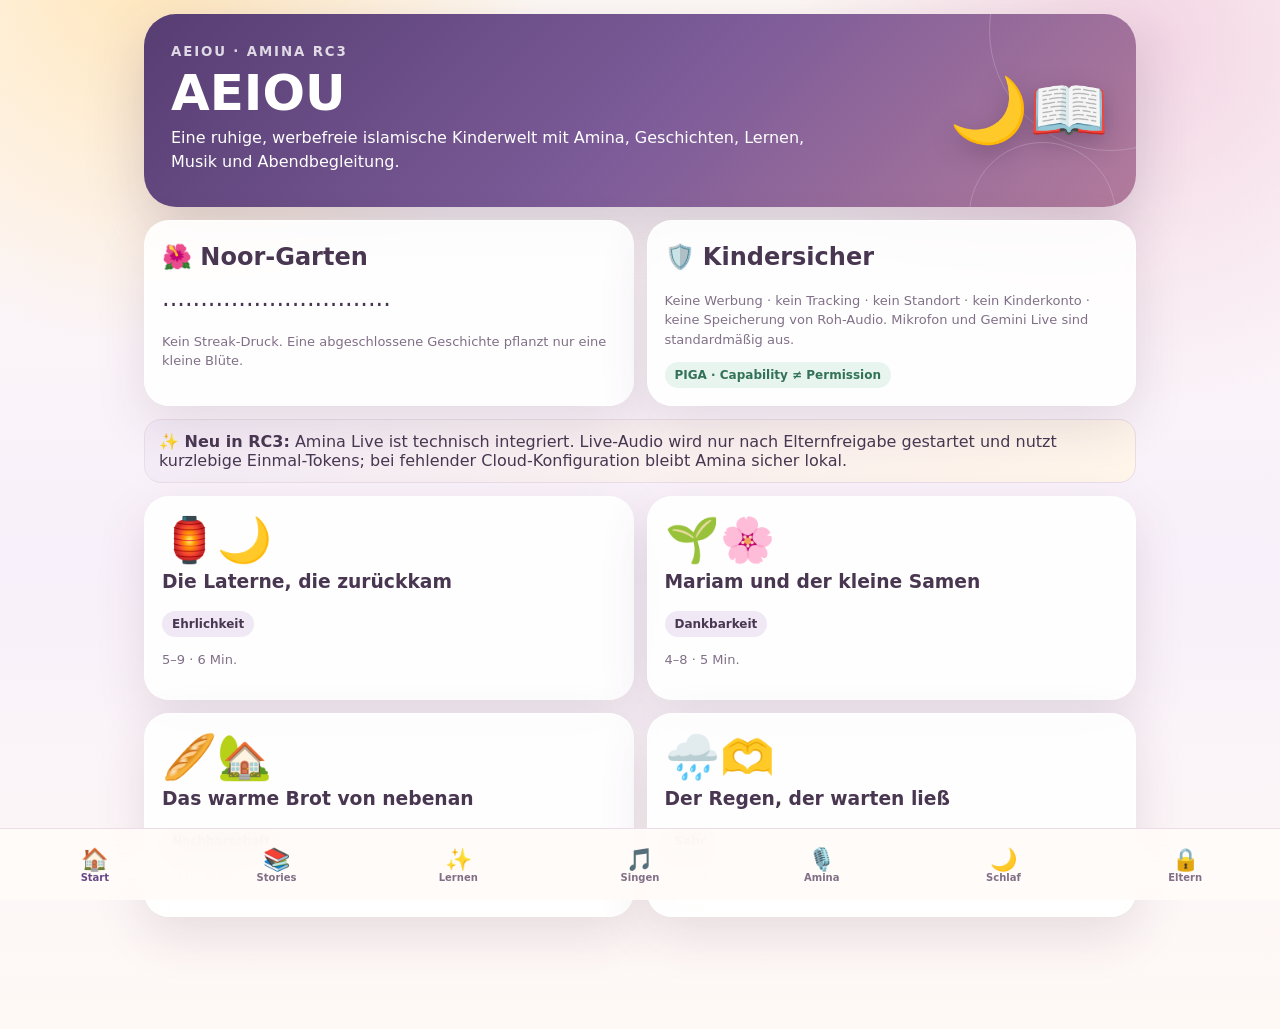
<file: aeiou/index.html>
<!doctype html>
<html lang="de">
<head>
<meta charset="utf-8">
<meta name="viewport" content="width=device-width,initial-scale=1,viewport-fit=cover">
<meta name="theme-color" content="#65477f">
<meta name="description" content="AEIOU – Islamische Kinderwelt mit Amina, Noor Stories, Lernen, Singmodus und Schlafmodus.">
<link rel="manifest" href="./manifest.webmanifest">
<title>AEIOU – Amina RC3</title>
<style>
:root{--ink:#493751;--vio:#684886;--vio2:#9270aa;--rose:#e9afc4;--gold:#e7bd67;--cream:#fff9f4;--muted:#806f87;--line:#eadfea;--ok:#327258;--warn:#8a602b;--bad:#a3485c;--shadow:0 18px 50px rgba(76,48,79,.13)}*{box-sizing:border-box}html{scroll-behavior:smooth}body{margin:0;background:radial-gradient(circle at 12% -4%,#ffe6bb 0,transparent 25%),radial-gradient(circle at 90% 4%,#f3d6e5 0,transparent 24%),linear-gradient(180deg,#fffaf6 0,#f8f0fa 55%,#fff9f5 100%);color:var(--ink);font-family:ui-rounded,"SF Pro Rounded","Segoe UI",system-ui,sans-serif;min-height:100vh}.shell{max-width:1020px;margin:auto;padding:14px 14px 112px}.hero{position:relative;overflow:hidden;padding:27px;border-radius:32px;background:linear-gradient(135deg,#563d72 0,#7d5c99 52%,#b27b9c 100%);color:#fff;box-shadow:0 22px 58px rgba(75,45,82,.22)}.hero:before,.hero:after{content:"";position:absolute;border:1px solid rgba(255,255,255,.19);border-radius:999px}.hero:before{width:240px;height:240px;right:-95px;top:-105px}.hero:after{width:145px;height:145px;right:20px;bottom:-82px}.hero small{letter-spacing:.14em;font-weight:850;opacity:.8}.hero h1{font-size:clamp(34px,7vw,50px);line-height:1;margin:8px 0}.hero p{max-width:670px;margin:5px 0;line-height:1.52}.heroIcon{font-size:64px;filter:drop-shadow(0 8px 12px #38223d55)}.row{display:flex;gap:10px;flex-wrap:wrap;align-items:center}.between{justify-content:space-between}.grid{display:grid;grid-template-columns:repeat(2,minmax(0,1fr));gap:13px;margin-top:13px}.card{background:rgba(255,255,255,.9);border:1px solid rgba(255,255,255,.96);border-radius:25px;padding:17px;box-shadow:var(--shadow);backdrop-filter:blur(10px)}.card h2,.card h3{margin-top:5px}.story{cursor:pointer;transition:.18s transform,.18s box-shadow}.story:active{transform:scale(.985)}.art{font-size:44px}.pill{display:inline-flex;align-items:center;gap:5px;padding:6px 10px;border-radius:999px;background:#f0e8f5;font-size:12px;font-weight:850}.pill.ok{background:#e8f5ee;color:var(--ok)}.pill.warn{background:#fff1df;color:var(--warn)}.pill.bad{background:#fde9ee;color:var(--bad)}.muted{color:var(--muted);font-size:13px;line-height:1.5}.big{font-size:19px;line-height:1.7}button,input,select{font:inherit}button{border:0;border-radius:16px;min-height:46px;padding:11px 15px;background:linear-gradient(135deg,var(--vio),#7d5795);color:#fff;font-weight:850;box-shadow:0 8px 20px rgba(85,55,100,.12);cursor:pointer}button.secondary{background:#f1e9f5;color:var(--ink);box-shadow:none}button.gold{background:linear-gradient(135deg,#f1d185,#dba857);color:#573e19}button.stop{background:linear-gradient(135deg,#a94c65,#c46c7c)}button:disabled{opacity:.45;cursor:not-allowed}input,select{width:100%;min-height:49px;border:1px solid #e4d6e7;border-radius:15px;padding:11px 12px;background:#fff;color:var(--ink);outline:none}input:focus,select:focus{border-color:#a784b8;box-shadow:0 0 0 3px #8b64a21a}.answer{margin-top:10px;padding:14px;border-radius:17px;background:#f3ecf7;line-height:1.55}.garden{display:grid;grid-template-columns:repeat(10,1fr);gap:6px;font-size:24px}.lyrics{white-space:pre-line;font-size:18px;line-height:1.72;padding:15px;border-radius:18px;background:#f7f0f9}.setting{display:flex;justify-content:space-between;align-items:center;gap:12px;padding:12px 0;border-bottom:1px solid var(--line)}.nav{position:fixed;z-index:50;left:0;right:0;bottom:0;display:grid;grid-template-columns:repeat(7,1fr);background:rgba(255,251,248,.93);backdrop-filter:blur(18px);border-top:1px solid #eadde8;padding:5px 4px calc(5px + env(safe-area-inset-bottom))}.nav button{background:transparent;color:#806f87;box-shadow:none;font-size:10px;padding:4px 2px;min-height:61px}.nav button.on{color:var(--vio)}.nav b{display:block;font-size:22px}.liveOrb{width:116px;height:116px;margin:8px auto 15px;border-radius:50%;display:grid;place-items:center;background:radial-gradient(circle at 40% 35%,#fff 0 8%,#f8d7e7 9% 25%,#9b78b0 50%,#5e4277 78%);box-shadow:0 0 0 10px #8e6aa415,0 18px 38px #5a3a6f3b;position:relative}.liveOrb:after{content:"";position:absolute;inset:-12px;border:2px solid #b28bc2;border-radius:50%;opacity:.45}.liveOrb.listening:after{animation:pulse 1s infinite}.liveOrb.speaking{animation:breathe 1.1s ease-in-out infinite}@keyframes pulse{50%{transform:scale(1.14);opacity:.08}}@keyframes breathe{50%{transform:scale(1.05)}}.wave{display:flex;justify-content:center;align-items:center;height:42px;gap:5px}.wave i{width:4px;height:12px;background:#fff;border-radius:99px}.liveOrb.listening .wave i,.liveOrb.speaking .wave i{animation:w .8s ease-in-out infinite}.wave i:nth-child(2){animation-delay:-.18s}.wave i:nth-child(3){animation-delay:-.36s}.wave i:nth-child(4){animation-delay:-.54s}.wave i:nth-child(5){animation-delay:-.72s}@keyframes w{50%{height:34px}}.statusBar{display:flex;gap:7px;flex-wrap:wrap;margin:10px 0}.transcript{min-height:102px;max-height:230px;overflow:auto;padding:12px;border-radius:17px;background:#fff;border:1px solid var(--line)}.msg{padding:8px 10px;margin:6px 0;border-radius:13px;background:#f5eef8;line-height:1.45}.msg.user{margin-left:10%;background:#fff1e5}.msg.system{font-size:12px;color:var(--muted);background:transparent}.ptt{width:100%;min-height:58px;font-size:17px;touch-action:none;user-select:none}.privacy{font-size:12px;line-height:1.55;color:var(--muted)}.banner{margin-top:13px;padding:12px 14px;border-radius:17px;background:linear-gradient(135deg,#f3ebf7,#fff5e9);border:1px solid #eadde7}.sr{position:absolute;left:-9999px}.loader{display:inline-block;width:13px;height:13px;border:2px solid #ffffff66;border-top-color:#fff;border-radius:50%;animation:spin .8s linear infinite}@keyframes spin{to{transform:rotate(360deg)}}@media(max-width:680px){.grid{grid-template-columns:1fr}.garden{grid-template-columns:repeat(6,1fr)}.nav span{display:none}.hero{padding:22px}.heroIcon{font-size:52px}.shell{padding-bottom:105px}}@media(prefers-reduced-motion:reduce){*{animation:none!important;scroll-behavior:auto!important}}
</style>
</head>
<body><div id="app"></div>
<script>
const BUILD='aeiou-rc3-market-2026-09-03';
const LIVE_BASE='https://qjvopzschqukitvudgfz.supabase.co/functions/v1/aeiou-live-token';
const STORIES=[
{id:'laterne',title:'Die Laterne, die zurückkam',value:'Ehrlichkeit',age:'5–9',min:6,art:'🏮🌙',body:'Samir findet vor dem Haus eine wunderschöne Laterne. Obwohl er sie gern behalten würde, sucht er ihre Besitzerin. Als die Nachbarin erleichtert lächelt, merkt Samir: Ehrlichkeit macht das Herz leicht.'},
{id:'samen',title:'Mariam und der kleine Samen',value:'Dankbarkeit',age:'4–8',min:5,art:'🌱🌸',body:'Mariam gießt jeden Morgen einen winzigen Samen. Sie freut sich über Wasser, Sonne und Erde. Als die erste Blüte erscheint, versteht sie, dass auch kleine Dinge große Dankbarkeit wecken können.'},
{id:'brot',title:'Das warme Brot von nebenan',value:'Nachbarschaft',age:'5–10',min:6,art:'🥖🏡',body:'Yusuf und Lina bemerken eine neue Familie nebenan. Sie bringen warmes Brot und eine kleine Willkommenskarte. Aus einem freundlichen Anfang entsteht eine neue Freundschaft.'},
{id:'regen',title:'Der Regen, der warten ließ',value:'Sabr',age:'5–9',min:5,art:'🌧️🫶',body:'Amina plant ein Picknick, doch plötzlich regnet es. Statt sich lange zu ärgern, baut die Familie drinnen eine gemütliche Picknickhöhle. Amina entdeckt, dass Geduld Platz für neue Ideen schafft.'},
{id:'dattel',title:'Die letzte Dattel',value:'Teilen',age:'4–8',min:5,art:'🌴✨',body:'Bilal hat nur noch eine Dattel, sein Freund aber keinen Snack. Bilal teilt sie in zwei kleine Hälften. Beide merken: Großzügigkeit hängt nicht davon ab, wie viel man besitzt.'},
{id:'stern',title:'Soraya und der mutige Stern',value:'Verzeihen',age:'5–10',min:6,art:'⭐💗',body:'Nach einem Streit liegt Sorayas Papierstern zerrissen auf dem Tisch. Soraya findet den Mut für den ersten Schritt. Gemeinsam entschuldigen sich die Geschwister und kleben den Stern wieder zusammen.'},
{id:'schuhe',title:'Die leise gute Tat',value:'Gute Absicht',age:'4–8',min:4,art:'👟🌿',body:'Nura stellt im Flur alle Schuhe ordentlich hin, ohne jemandem davon zu erzählen. Niemand klatscht. Trotzdem fühlt sich die gute Tat richtig an.'},
{id:'apfel',title:'Der geteilte Apfel',value:'Großzügigkeit',age:'4–8',min:4,art:'🍎🤲',body:'Omar merkt, dass sein Freund sein Frühstück vergessen hat. Er teilt seinen Apfel. Aus zwei Hälften wird ein Moment echter Freundschaft.'},
{id:'tasse',title:'Das ehrliche Herz',value:'Wahrhaftigkeit',age:'5–9',min:5,art:'☕🌼',body:'Sara stößt aus Versehen eine Tasse um. Erst möchte sie schweigen, dann erzählt sie ehrlich, was passiert ist. Gemeinsam wird alles wieder sauber.'},
{id:'garten',title:'Der Noor-Garten',value:'Gute Gewohnheiten',age:'5–10',min:6,art:'🌺🪴',body:'Jeden Tag pflanzt Ilyas symbolisch eine Blüte für eine gute Tat: helfen, teilen, freundlich sprechen. Bald ist sein Noor-Garten voller kleiner Erinnerungen an das Gute.'},
{id:'bruecke',title:'Die Brücke aus guten Worten',value:'Freundlichkeit',age:'5–10',min:6,art:'🌉💬',body:'Zwei Kinder streiten beim Spielen. Ein freundliches Wort macht den Anfang, ein zweites baut die Brücke. Am Ende spielen beide wieder zusammen.'},
{id:'rucksack',title:'Der leichte Rucksack',value:'Vergebung',age:'6–10',min:6,art:'🎒🕊️',body:'Mina stellt sich vor, Ärger wäre ein schwerer Stein im Rucksack. Als sie verzeiht, fühlt sich der Rucksack leichter an. Sie lernt: Loslassen kann Mut brauchen.'},
{id:'wasser',title:'Ein Becher Wasser',value:'Hilfsbereitschaft',age:'4–8',min:4,art:'💧🌷',body:'Amir sieht, dass sein Großvater durstig ist. Er bringt ihm einen Becher Wasser, noch bevor jemand darum bittet. Kleine Aufmerksamkeit kann sehr viel bedeuten.'},
{id:'mond',title:'Der Mond am Fenster',value:'Ruhe',age:'4–8',min:5,art:'🌙🛏️',body:'Vor dem Schlafen ist Lina noch aufgeregt. Sie schaut auf den Mond, atmet langsam und denkt an drei schöne Dinge des Tages. Ihr Herz wird ruhig.'},
{id:'karte',title:'Die Karte für Oma',value:'Familie',age:'4–9',min:4,art:'💌🌸',body:'Die Kinder basteln eine Karte für ihre Oma. Jede Blume steht für etwas, das sie an ihr lieben. Die Karte wird zu einem kleinen Familien-Schatz.'},
{id:'spielplatz',title:'Ein Platz für alle',value:'Respekt',age:'5–10',min:5,art:'🛝🤝',body:'Auf dem Spielplatz ist ein neues Kind sehr still. Mariam macht Platz und lädt es freundlich ein. Bald wird aus Unsicherheit gemeinsames Lachen.'},
{id:'fehler',title:'Der schiefe Turm',value:'Mut zum Lernen',age:'5–9',min:5,art:'🧱✨',body:'Yusuf baut einen Turm, der immer wieder umfällt. Statt aufzugeben, probiert er ruhig weiter. Am Ende steht nicht der höchste, sondern sein bester Turm.'},
{id:'familie',title:'Das Licht im Wohnzimmer',value:'Familienliebe',age:'4–9',min:5,art:'🏠💛',body:'Als der Strom kurz ausfällt, sitzt die Familie zusammen bei einer kleinen Lampe. Sie erzählen Geschichten und lachen. Die Kinder merken: Wärme kommt nicht nur aus einer Steckdose.'}
];
const SONGS=[
{title:'Kleine Herzen',theme:'Gute Taten',lyrics:'Kleine Herzen, helles Licht,\nfreundlich sein vergisst man nicht.\nSchritt für Schritt und Tag für Tag,\ngutes tun, so gut ich mag.'},
{title:'Alhamdulillah-Tag',theme:'Dankbarkeit',lyrics:'Morgens Sonne, abends Stern,\nDanke sagen hab ich gern.\nFür ein Lachen, Brot und Spiel,\nAlhamdulillah – danke für so viel.'},
{title:'Sabr-Song',theme:'Geduld',lyrics:'Langsam wächst der kleine Baum,\nheute klein und morgen kaum.\nIch bleib ruhig, Schritt für Schritt,\nSabr nimmt mein Herzchen mit.'},
{title:'Teilen macht hell',theme:'Großzügigkeit',lyrics:'Eine Hälfte für dich, eine für mich,\nteilen macht das Herz ganz licht.\nEine Hand hilft, eine Hand gibt,\nschön ist, wer das Gute liebt.'},
{title:'Leise wird die Nacht',theme:'Schlaf',lyrics:'Leise wird die Nacht nun hier,\nRuhe wohnt jetzt nah bei mir.\nMit Bismillah schlaf ich ein,\nmorgen darf ein neuer Tag sein.'},
{title:'Ein gutes Wort',theme:'Freundlichkeit',lyrics:'Ein gutes Wort, ein kleines Licht,\nein Lächeln, das die Sorge bricht.\nIch helfe dir, du hilfst mir,\nFreundlichkeit beginnt schon hier.'},
{title:'Unser warmes Zuhause',theme:'Familie',lyrics:'Hand in Hand und Herz an Herz,\nwir teilen Freude, tragen Schmerz.\nMit Liebe wächst in unserm Haus,\nein warmes Licht von innen raus.'},
{title:'Noor-Garten',theme:'Gute Gewohnheiten',lyrics:'Eine Blüte für ein gutes Wort,\neine für Hilfe hier und dort.\nJeden Tag ein kleines Licht,\nmein Noor-Garten vergisst es nicht.'}
];
const LEARN=[['Bismillah','Ein bewusster guter Start: Viele muslimische Familien sagen Bismillah vor alltäglichen guten Dingen.','🌙'],['Alhamdulillah','Ein Ausdruck von Dankbarkeit gegenüber Allah. Nenne heute drei Dinge, für die du dankbar bist.','🌼'],['Sabr','Geduldig beim Guten bleiben, auch wenn etwas Zeit braucht oder schwierig ist.','🌱'],['Sadaqah','Freiwillige Wohltätigkeit kann Geld, Hilfe, Zeit, Teilen oder ein freundliches Wort sein.','🤲'],['Salam','Ein freundlicher Friedensgruß, mit dem Menschen einander Respekt und Nähe zeigen.','🕊️'],['Adab','Gutes Benehmen: freundlich sprechen, zuhören, respektvoll sein und andere gut behandeln.','✨']];
const SAFE='Darüber bin ich nicht sicher genug. Frag bitte gemeinsam mit einem Elternteil eine vertrauenswürdige Lehrkraft. Wir können gern über eine Geschichte, Freundlichkeit oder Dankbarkeit sprechen.';
const DEFAULTS={voice:true,mic:false,chant:true,live:false};
let S={view:'home',story:null,song:0,q:'',ans:'Assalamu alaikum! Ich bin Amina. Du kannst mit mir Geschichten entdecken, lernen oder – nach Elternfreigabe – live sprechen.',settings:load('aeiou.rc3.settings',DEFAULTS),prog:load('aeiou.rc3.progress',{done:[],fav:[]}),parent:false,parentSession:'',challenge:null,liveHealth:null,live:'offline',transcript:[],ws:null,stream:null,audioCtx:null,source:null,processor:null,playAt:0};
const A=document.getElementById('app');
function load(k,d){try{return Object.assign({},d,JSON.parse(localStorage.getItem(k)||'{}'))}catch{return Object.assign({},d)}}
function save(){localStorage.setItem('aeiou.rc3.settings',JSON.stringify(S.settings));localStorage.setItem('aeiou.rc3.progress',JSON.stringify(S.prog))}
function esc(v){return String(v??'').replace(/[&<>"']/g,c=>({'&':'&amp;','<':'&lt;','>':'&gt;','"':'&quot;',"'":'&#039;'}[c]))}
function hero(t,p,e){return `<section class="hero"><div class="row between"><div><small>AEIOU · AMINA RC3</small><h1>${esc(t)}</h1><p>${esc(p)}</p></div><div class="heroIcon">${e}</div></div></section>`}
function nav(){const n=[['home','🏠','Start'],['stories','📚','Stories'],['learn','✨','Lernen'],['songs','🎵','Singen'],['amina','🎙️','Amina'],['sleep','🌙','Schlaf'],['parents','🔒','Eltern']];return `<nav class="nav">${n.map(x=>`<button data-nav="${x[0]}" class="${S.view===x[0]?'on':''}"><b>${x[1]}</b><span>${x[2]}</span></button>`).join('')}</nav>`}
function tile(s){return `<article class="card story" data-story="${s.id}"><div class="art">${s.art}</div><h3>${esc(s.title)}</h3><span class="pill">${esc(s.value)}</span><p class="muted">${s.age} · ${s.min} Min.</p></article>`}
function home(){const flowers=Math.min(30,S.prog.done.length);return `<main class="shell">${hero('AEIOU','Eine ruhige, werbefreie islamische Kinderwelt mit Amina, Geschichten, Lernen, Musik und Abendbegleitung.','🌙📖')}<div class="grid"><div class="card"><h2>🌺 Noor-Garten</h2><div class="garden">${Array.from({length:30},(_,i)=>i<flowers?'🌸':'·').join('')}</div><p class="muted">Kein Streak-Druck. Eine abgeschlossene Geschichte pflanzt nur eine kleine Blüte.</p></div><div class="card"><h2>🛡️ Kindersicher</h2><p class="muted">Keine Werbung · kein Tracking · kein Standort · kein Kinderkonto · keine Speicherung von Roh-Audio. Mikrofon und Gemini Live sind standardmäßig aus.</p><span class="pill ok">PIGA · Capability ≠ Permission</span></div></div><div class="banner"><b>✨ Neu in RC3:</b> Amina Live ist technisch integriert. Live-Audio wird nur nach Elternfreigabe gestartet und nutzt kurzlebige Einmal-Tokens; bei fehlender Cloud-Konfiguration bleibt Amina sicher lokal.</div><div class="grid">${STORIES.slice(0,4).map(tile).join('')}</div></main>${nav()}`}
function stories(){return `<main class="shell">${hero('Noor Stories','18 originale Geschichten über gute Werte – ruhig, kurz und ohne offenen Webzugriff.','📚✨')}<div class="grid">${STORIES.map(tile).join('')}</div></main>${nav()}`}
function reader(){const s=S.story||STORIES[0],done=S.prog.done.includes(s.id),fav=S.prog.fav.includes(s.id);return `<main class="shell">${hero(s.title,s.value,s.art)}<div class="card"><p class="big">${esc(s.body)}</p><div class="row"><button data-speak="${esc(s.body)}">🔊 Vorlesen</button><button class="secondary" data-fav>${fav?'♥':'♡'} Favorit</button><button class="gold" data-finish>${done?'✓ Im Noor-Garten':'🌸 Abschließen'}</button></div></div><button class="secondary" data-nav="stories">← Zur Bibliothek</button></main>${nav()}`}
function learn(){return `<main class="shell">${hero('Entdecken','Kleine Lernkarten für Begriffe und gute Gewohnheiten.','🌱✨')}<div class="grid">${LEARN.map(x=>`<div class="card"><div class="art">${x[2]}</div><h2>${esc(x[0])}</h2><p>${esc(x[1])}</p><button class="secondary" data-speak="${esc(x[0]+'. '+x[1])}">🔊 Anhören</button></div>`).join('')}</div></main>${nav()}`}
function songs(){const s=SONGS[S.song];return `<main class="shell">${hero('Singmodus','8 originale Lernlieder. Lokale Melodie und Sprach-Chant – transparent, ohne falsche Premium-Stimmbehauptung.','🎵🌸')}<div class="card"><select id="song">${SONGS.map((x,i)=>`<option value="${i}" ${i===S.song?'selected':''}>${esc(x.title)} · ${esc(x.theme)}</option>`).join('')}</select><div class="lyrics">${esc(s.lyrics)}</div><div class="row"><button class="gold" data-sing>▶ Melodie + Chant</button><button class="secondary" data-speak="${esc(s.lyrics)}">🔊 Nur Stimme</button></div></div></main>${nav()}`}
function liveBadge(){if(S.live==='ready')return '<span class="pill ok">● Gemini Live bereit</span>';if(S.live==='listening')return '<span class="pill ok">● Amina hört zu</span>';if(S.live==='speaking')return '<span class="pill ok">● Amina spricht</span>';if(S.live==='connecting')return '<span class="pill warn">● Verbindung…</span>';if(S.live==='not-configured')return '<span class="pill warn">● Live vorbereitet · Server-Key fehlt</span>';if(S.live==='blocked')return '<span class="pill bad">● Elternfreigabe erforderlich</span>';return '<span class="pill">● Sicherer lokaler Modus</span>'}
function transcriptHtml(){return S.transcript.length?S.transcript.slice(-10).map(m=>`<div class="msg ${m.role}"><b>${m.role==='user'?'Du':m.role==='amina'?'Amina':'System'}:</b> ${esc(m.text)}</div>`).join(''):'<div class="msg system">Noch kein Live-Gespräch. Es wird kein Roh-Audio gespeichert.</div>'}
function amina(){return `<main class="shell">${hero('Amina','Eine freundliche Kinder-KI mit sicherem Offline-Fallback und optionalem Gemini-Live-Audio nach Elternfreigabe.','🎙️🌙')}<div class="grid"><div class="card"><div id="orb" class="liveOrb ${S.live==='listening'?'listening':S.live==='speaking'?'speaking':''}"><div class="wave"><i></i><i></i><i></i><i></i><i></i></div></div><div class="statusBar">${liveBadge()}<span class="pill">Inference only</span><span class="pill">A7SEM Reverse</span></div><div class="transcript" id="transcript">${transcriptHtml()}</div><input id="q" maxlength="240" placeholder="Amina etwas fragen …" value="${esc(S.q)}"><div class="row" style="margin-top:10px"><button data-ask>Antwort</button><button class="secondary" data-live-connect>${S.live==='ready'?'Live verbunden':'Amina Live starten'}</button><button class="stop" data-stop>Stop</button></div>${S.live==='ready'?'<button class="ptt gold" data-ptt style="margin-top:10px">🎙️ Gedrückt halten zum Sprechen</button>':''}<p class="privacy">Live nutzt Push-to-Talk statt Always-on-Mikrofon. Audio wird nur während gedrückter Taste übertragen. Keine Roh-Audio-Speicherung durch AEIOU; keine Außenaktionen; keine offenen Links.</p></div><div class="card"><h2>💬 Sichere Text-Amina</h2><div class="answer">${esc(S.ans)}</div><p class="muted">Textfragen funktionieren immer lokal. Gemini Live ist eine optionale Elternfreigabe und darf nichts kaufen, senden, veröffentlichen oder außerhalb von AEIOU ausführen.</p><button class="secondary" data-speak="${esc(S.ans)}">🔊 Antwort vorlesen</button></div></div></main>${nav()}`}
function sleep(){return `<main class="shell">${hero('Schlafmodus','Eine langsame Abendroutine ohne Druck, Punkte oder Hintergrundaktivität.','🌙🛏️')}<div class="card"><h2>Leise wird die Nacht</h2><p class="big">Leg das Gerät bequem hin. Atme langsam ein und aus. Denk an drei schöne Dinge von heute. Mit Bismillah darf der Tag nun ruhig enden.</p><div class="row"><button data-speak="Leg das Gerät bequem hin. Atme langsam ein und aus. Denk an drei schöne Dinge von heute. Mit Bismillah darf der Tag nun ruhig enden.">🔊 Ruhig vorlesen</button><button class="secondary" data-speak="Leise wird die Nacht nun hier. Ruhe wohnt jetzt nah bei mir. Mit Bismillah schlaf ich ein. Morgen darf ein neuer Tag sein.">🎵 Schlaflied</button></div></div></main>${nav()}`}
function parents(){if(!S.parent)return `<main class="shell">${hero('Elternbereich','Erwachsenen-Schranke für Mikrofon und Amina Live.','🔒')}<div class="card"><h2>Elternfreigabe</h2><p>Für Live-Audio ist eine kurze Erwachsenenprüfung erforderlich.</p><button data-challenge>Neue Aufgabe laden</button>${S.challenge?`<div class="banner"><b>${esc(S.challenge.question)}</b><input id="gate" inputmode="numeric" placeholder="Ergebnis" style="margin-top:8px"><button data-unlock style="margin-top:8px">Freigeben</button></div>`:''}<p class="privacy">Diese Web-Preview nutzt eine kurzlebige Erwachsenen-Schranke. Der kanonische App-Pfad kann zusätzlich Clerk-Elternauthentifizierung verwenden.</p></div></main>${nav()}`;return `<main class="shell">${hero('Elternbereich','Freigaben, Live-Status und Glassbox.','🔒🌿')}<div class="grid"><div class="card"><h2>Freigaben</h2>${[['voice','Vorlesen'],['mic','Mikrofon / Push-to-Talk'],['live','Gemini Live']].map(x=>`<div class="setting"><b>${x[1]}</b><button class="secondary" data-toggle="${x[0]}">${S.settings[x[0]]?'AN':'AUS'}</button></div>`).join('')}<p class="muted">Gemini Live kann nur funktionieren, wenn Mikrofon + Live freigegeben und der serverseitige Gemini-Key konfiguriert sind.</p></div><div class="card"><h2>Live Readiness</h2><div class="statusBar">${liveBadge()}<span class="pill ${S.liveHealth?.keyConfigured?'ok':'warn'}">Server-Key ${S.liveHealth?.keyConfigured?'vorhanden':'fehlt'}</span></div><p class="privacy">Authentifizierung: kurzlebiger Parent-Session-Token → serverseitig geminteter Gemini-Einmal-Token → eingeschränkte Live-Sitzung. Der dauerhafte API-Key gehört niemals in den Browser.</p><button class="secondary" data-health>Neu prüfen</button></div></div><div class="card"><h2>Glassbox</h2><p class="privacy">Keine Werbung · kein Tracking · kein Standort · kein Kinderkonto · keine Speicherung von Roh-Audio durch AEIOU · Push-to-Talk · Capability ≠ Permission · Inference ≠ Action · UNKNOWN bleibt UNKNOWN · A7SEM Reverse nach relevanten Entscheidungen.</p><button class="secondary" data-reset>Lokalen Fortschritt löschen</button></div></main>${nav()}`}
function localAnswer(q){const s=q.toLowerCase();if(/adresse|schule|telefon|handy|foto|email|standort|passwort|treffen|url|link|geheimnis/.test(s))return 'Über private Daten sprechen wir hier nicht. Frag bitte deine Eltern. Wollen wir über eine Geschichte oder eine gute Tat reden?';if(/sabr|geduld/.test(s))return 'Sabr bedeutet, geduldig beim Guten zu bleiben, auch wenn etwas Zeit braucht. Stell dir einen Samen vor: Du gießt ihn weiter, obwohl die Blüte noch nicht da ist.';if(/dank|alhamdulillah/.test(s))return 'Dankbarkeit kann klein beginnen. Nenne drei Dinge, die heute schön waren – vielleicht ein Lachen, Wasser oder ein gemütlicher Moment.';if(/geschichte|erzähl/.test(s))return STORIES[Math.floor(Math.random()*STORIES.length)].body;if(/teilen|sadaqah/.test(s))return 'Teilen muss nicht groß sein. Zeit, Hilfe, ein freundliches Wort oder etwas von deinem Snack können schon wertvoll sein.';if(/halal|haram|fatwa|sünde|verboten|erlaubt|qur|koran|hadith/.test(s))return 'Bei genauen religiösen Regeln oder Quellen möchte ich nichts erfinden. Frag bitte gemeinsam mit einem Elternteil eine vertrauenswürdige Lehrkraft oder Gelehrte. Danach helfe ich dir gern beim kindgerechten Verstehen.';return SAFE}
function speak(t,r=.92){if(!S.settings.voice||!('speechSynthesis'in window))return;speechSynthesis.cancel();const u=new SpeechSynthesisUtterance(t);u.lang='de-DE';u.rate=r;const vs=speechSynthesis.getVoices();u.voice=vs.find(v=>/^de/i.test(v.lang)&&/female|anna|katja|helena|petra|vicki|victoria|google.*deutsch/i.test((v.name||'')+' '+(v.voiceURI||'')))||vs.find(v=>/^de/i.test(v.lang))||null;speechSynthesis.speak(u)}
function sing(){const AC=window.AudioContext||window.webkitAudioContext;if(!AC){speak(SONGS[S.song].lyrics,.82);return}const c=new AC(),g=c.createGain();g.gain.value=.07;g.connect(c.destination);let now=c.currentTime+.05;const notes=[261.6,293.7,329.6,392,440,392,329.6,293.7];SONGS[S.song].lyrics.split(/\s+/).forEach((_,i)=>{const o=c.createOscillator(),v=c.createGain();o.type='triangle';o.frequency.value=notes[i%notes.length];v.gain.setValueAtTime(.001,now);v.gain.exponentialRampToValueAtTime(.45,now+.02);v.gain.exponentialRampToValueAtTime(.001,now+.22);o.connect(v).connect(g);o.start(now);o.stop(now+.25);now+=.23});if(S.settings.chant)speak(SONGS[S.song].lyrics,.82);setTimeout(()=>c.close().catch(()=>{}),Math.max(500,(now-c.currentTime)*1000+200))}
async function health(){try{const r=await fetch(LIVE_BASE+'/health',{cache:'no-store'}),d=await r.json();S.liveHealth=d;if(!d.keyConfigured&&S.live!=='ready')S.live='not-configured';return d}catch{S.liveHealth=null;return null}}
async function challenge(){try{const r=await fetch(LIVE_BASE+'/challenge',{cache:'no-store'}),d=await r.json();if(d.ok){S.challenge=d;render()}}catch{alert('Elternprüfung momentan nicht erreichbar.')}}
async function unlock(){const ans=Number(document.getElementById('gate')?.value),d=S.challenge;if(!d)return;try{const r=await fetch(LIVE_BASE+'/parent-session',{method:'POST',headers:{'content-type':'application/json'},body:JSON.stringify({challenge:d.challenge,answer:ans})}),x=await r.json();if(!r.ok||!x.ok){alert('Bitte Aufgabe noch einmal prüfen.');return}S.parent=true;S.parentSession=x.parentSession;S.challenge=null;await health();render()}catch{alert('Elternfreigabe momentan nicht erreichbar.')}}
function base64ToBytes(s){const b=atob(s),a=new Uint8Array(b.length);for(let i=0;i<b.length;i++)a[i]=b.charCodeAt(i);return a}
function bytesToBase64(bytes){let s='';const a=new Uint8Array(bytes);for(let i=0;i<a.length;i+=0x8000)s+=String.fromCharCode(...a.subarray(i,i+0x8000));return btoa(s)}
function floatToPCM16(input){const out=new Int16Array(input.length);for(let i=0;i<input.length;i++){const s=Math.max(-1,Math.min(1,input[i]));out[i]=s<0?s*0x8000:s*0x7fff}return out}
function resample(input,inRate,outRate=16000){if(inRate===outRate)return input;const ratio=inRate/outRate,len=Math.round(input.length/ratio),out=new Float32Array(len);for(let i=0;i<len;i++){const pos=i*ratio,lo=Math.floor(pos),hi=Math.min(input.length-1,lo+1),f=pos-lo;out[i]=input[lo]*(1-f)+input[hi]*f}return out}
async function playPCM(base64){try{const bytes=base64ToBytes(base64),view=new DataView(bytes.buffer,bytes.byteOffset,bytes.byteLength),n=Math.floor(bytes.byteLength/2),floats=new Float32Array(n);for(let i=0;i<n;i++)floats[i]=view.getInt16(i*2,true)/32768;S.audioCtx=S.audioCtx||new (window.AudioContext||window.webkitAudioContext)({sampleRate:24000});const buf=S.audioCtx.createBuffer(1,n,24000);buf.copyToChannel(floats,0);const src=S.audioCtx.createBufferSource();src.buffer=buf;src.connect(S.audioCtx.destination);S.playAt=Math.max(S.playAt||0,S.audioCtx.currentTime+.02);src.start(S.playAt);S.playAt+=buf.duration;S.live='speaking';renderSoft()}catch{}}
function renderSoft(){const orb=document.getElementById('orb');if(orb)orb.className='liveOrb '+(S.live==='listening'?'listening':S.live==='speaking'?'speaking':'');const t=document.getElementById('transcript');if(t){t.innerHTML=transcriptHtml();t.scrollTop=t.scrollHeight}}
function addMsg(role,text){text=String(text||'').trim();if(!text)return;const last=S.transcript[S.transcript.length-1];if(last&&last.role===role&&last.text===text)return;S.transcript.push({role,text});renderSoft()}
function handleLiveMessage(ev){let m;try{m=JSON.parse(ev.data)}catch{return}if(m.setupComplete){S.live='ready';addMsg('system','Amina Live ist bereit.')}const c=m.serverContent;if(c?.inputTranscription?.text)addMsg('user',c.inputTranscription.text);if(c?.outputTranscription?.text)addMsg('amina',c.outputTranscription.text);const parts=c?.modelTurn?.parts||[];for(const p of parts){if(p.inlineData?.data&&String(p.inlineData?.mimeType||'').startsWith('audio/'))playPCM(p.inlineData.data);if(p.text)addMsg('amina',p.text)}if(c?.turnComplete){S.live='ready';renderSoft()}}
async function connectLive(){if(!S.parent){S.live='blocked';S.view='parents';render();return}if(!S.settings.live||!S.settings.mic){alert('Bitte im Elternbereich zuerst Mikrofon und Gemini Live freigeben.');return}S.live='connecting';render();try{const r=await fetch(LIVE_BASE+'/token',{method:'POST',headers:{'content-type':'application/json','x-aeiou-parent-session':S.parentSession},body:'{}'}),d=await r.json();if(!r.ok||!d.ok){S.live=d.error==='GEMINI_NOT_CONFIGURED'?'not-configured':'offline';S.view='amina';render();return}const url='wss://generativelanguage.googleapis.com/ws/google.ai.generativelanguage.v1beta.GenerativeService.BidiGenerateContentConstrained?access_token='+encodeURIComponent(d.token);const ws=new WebSocket(url);S.ws=ws;ws.onopen=()=>{ws.send(JSON.stringify({setup:{model:'models/gemini-3.1-flash-live-preview',generationConfig:{responseModalities:['AUDIO']},speechConfig:{voiceConfig:{prebuiltVoiceConfig:{voiceName:'Aoede'}}},inputAudioTranscription:{},outputAudioTranscription:{},realtimeInputConfig:{automaticActivityDetection:{disabled:true}}}}))};ws.onmessage=handleLiveMessage;ws.onerror=()=>{S.live='offline';addMsg('system','Live-Verbindung wurde sicher beendet. Lokale Amina bleibt verfügbar.')};ws.onclose=()=>{stopMic();S.live='offline';renderSoft()}}catch{S.live='offline';render()}}
async function startMic(){if(!S.ws||S.ws.readyState!==1||S.live==='listening')return;try{S.stream=await navigator.mediaDevices.getUserMedia({audio:{channelCount:1,echoCancellation:true,noiseSuppression:true,autoGainControl:true},video:false});const AC=window.AudioContext||window.webkitAudioContext;S.audioCtx=S.audioCtx||new AC();const ctx=new AC();S.source=ctx.createMediaStreamSource(S.stream);S.processor=ctx.createScriptProcessor(2048,1,1);S.source.connect(S.processor);S.processor.connect(ctx.destination);S.ws.send(JSON.stringify({realtimeInput:{activityStart:{}}}));S.processor.onaudioprocess=e=>{if(!S.ws||S.ws.readyState!==1)return;const raw=e.inputBuffer.getChannelData(0),res=resample(raw,ctx.sampleRate,16000),pcm=floatToPCM16(res);S.ws.send(JSON.stringify({realtimeInput:{audio:{data:bytesToBase64(pcm.buffer),mimeType:'audio/pcm;rate=16000'}}}))};S.live='listening';renderSoft()}catch{S.live='offline';alert('Mikrofon konnte nicht gestartet werden.')}}
function stopMic(){try{if(S.ws&&S.ws.readyState===1&&S.live==='listening')S.ws.send(JSON.stringify({realtimeInput:{activityEnd:{}}}))}catch{}try{S.processor?.disconnect();S.source?.disconnect();S.stream?.getTracks().forEach(t=>t.stop())}catch{}S.processor=S.source=S.stream=null;if(S.ws&&S.ws.readyState===1)S.live='ready';renderSoft()}
function stopLive(){stopMic();try{S.ws?.close()}catch{}S.ws=null;try{speechSynthesis?.cancel()}catch{}S.live=S.liveHealth?.keyConfigured?'offline':'not-configured';render()}
function render(){A.innerHTML=S.view==='home'?home():S.view==='stories'?stories():S.view==='reader'?reader():S.view==='learn'?learn():S.view==='songs'?songs():S.view==='amina'?amina():S.view==='sleep'?sleep():parents();bind()}
function bind(){document.querySelectorAll('[data-nav]').forEach(e=>e.onclick=()=>{if(S.view==='amina'&&e.dataset.nav!=='amina')stopMic();S.view=e.dataset.nav;render()});document.querySelectorAll('[data-story]').forEach(e=>e.onclick=()=>{S.story=STORIES.find(x=>x.id===e.dataset.story)||STORIES[0];S.view='reader';render()});document.querySelectorAll('[data-speak]').forEach(e=>e.onclick=()=>speak(e.dataset.speak));let x=document.querySelector('[data-finish]');if(x)x.onclick=()=>{const id=S.story.id;if(!S.prog.done.includes(id))S.prog.done.push(id);save();render()};x=document.querySelector('[data-fav]');if(x)x.onclick=()=>{const id=S.story.id;S.prog.fav=S.prog.fav.includes(id)?S.prog.fav.filter(y=>y!==id):[...S.prog.fav,id];save();render()};x=document.getElementById('song');if(x)x.onchange=()=>{S.song=Number(x.value);render()};x=document.querySelector('[data-sing]');if(x)x.onclick=sing;x=document.querySelector('[data-ask]');if(x)x.onclick=()=>{S.q=(document.getElementById('q')?.value||'').trim();if(S.q){S.ans=localAnswer(S.q);S.transcript.push({role:'user',text:S.q},{role:'amina',text:S.ans});speak(S.ans)}render()};x=document.querySelector('[data-challenge]');if(x)x.onclick=challenge;x=document.querySelector('[data-unlock]');if(x)x.onclick=unlock;document.querySelectorAll('[data-toggle]').forEach(e=>e.onclick=()=>{S.settings[e.dataset.toggle]=!S.settings[e.dataset.toggle];save();render()});x=document.querySelector('[data-health]');if(x)x.onclick=async()=>{await health();render()};x=document.querySelector('[data-live-connect]');if(x)x.onclick=connectLive;x=document.querySelector('[data-stop]');if(x)x.onclick=stopLive;x=document.querySelector('[data-reset]');if(x)x.onclick=()=>{if(confirm('Lokalen Fortschritt wirklich löschen?')){S.prog={done:[],fav:[]};save();render()}};const p=document.querySelector('[data-ptt]');if(p){const start=e=>{e.preventDefault();startMic()};const end=e=>{e.preventDefault();stopMic()};p.addEventListener('pointerdown',start);p.addEventListener('pointerup',end);p.addEventListener('pointercancel',end);p.addEventListener('pointerleave',e=>{if(e.buttons)end(e)})}}
health().finally(()=>render());
if('serviceWorker'in navigator&&location.protocol==='https:')window.addEventListener('load',()=>navigator.serviceWorker.register('./sw.js').catch(()=>{}));
</script>
</body></html>
</file>
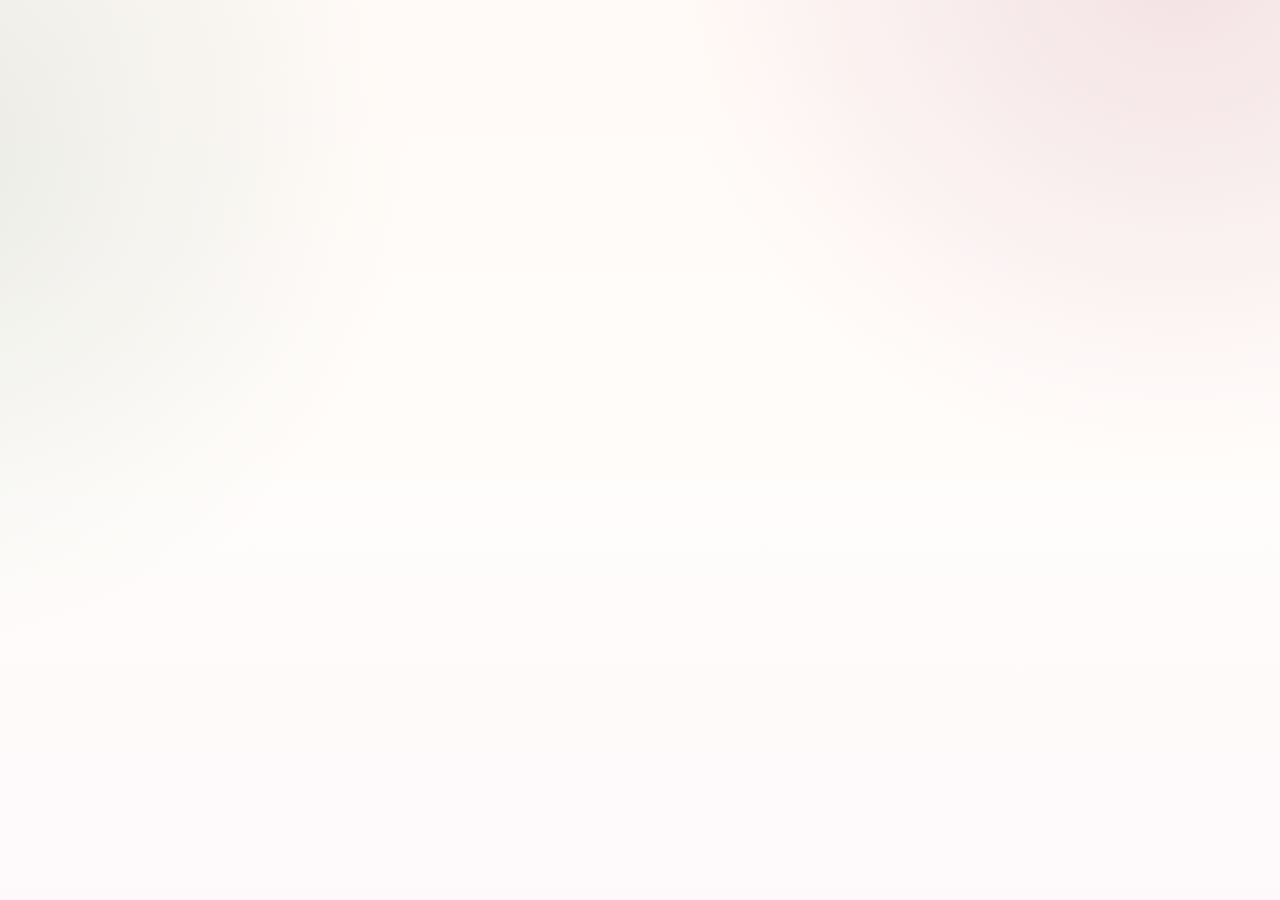
<file: nadia/index.html>
<!doctype html><html lang="de"><head><meta charset="utf-8"><meta name="viewport" content="width=device-width,initial-scale=1,viewport-fit=cover"><meta name="theme-color" content="#a8667d"><meta name="mobile-web-app-capable" content="yes"><meta name="apple-mobile-web-app-capable" content="yes"><meta name="apple-mobile-web-app-status-bar-style" content="default"><title>Nadias Bloom – Family App</title><link rel="manifest" href="./manifest.webmanifest"><link rel="icon" href="./icon.svg"><link rel="apple-touch-icon" href="./icon.svg"><link rel="stylesheet" href="./styles.css"></head><body><section id="login" class="loginWrap hidden"><div class="loginCard"><div class="loginLogo"><strong>N</strong></div><h1>Nadias Bloom</h1><p>Deine Family App. Einfach per E-Mail registrieren, Code bestätigen und direkt zurück zur Anmeldung.</p><div id="stepEmail" class="authStep"><label class="label" for="email">E-Mail-Adresse</label><input id="email" type="email" autocomplete="email" placeholder="name@example.com"><button class="btn rose" onclick="requestCode()">Registrieren / Code senden</button></div><div id="stepCode" class="authStep hidden"><label class="label" for="code">6-stelliger Code</label><input id="code" inputmode="numeric" autocomplete="one-time-code" maxlength="6" placeholder="123456"><button class="btn rose" onclick="verifyCode()">E-Mail bestätigen & anmelden</button><button class="btn ghost" onclick="location.reload()">Andere E-Mail verwenden</button></div><div id="authMsg" class="notice">Deine Familien-Daten bleiben privat. Fotos werden nur übernommen, wenn du sie selbst auswählst.</div></div></section><main id="app" class="hidden"><div class="shell"><header class="topbar"><div class="brandmark"><span>N</span></div><div class="topcopy"><div class="eyebrow">Nadias Bloom · Family App</div><h1>Familie & Alltag</h1></div><button id="userChip" class="avatarChip" onclick="go('more');sub('settings',document.querySelectorAll('.tab')[4])">Nadia</button></header><section id="home" class="page on"><div class="hero"><h2 id="greet">Hallo, Nadia</h2><p id="today"></p><div class="hero-actions"><button class="btn rose" onclick="go('happy')">✦ Happy fragen</button><button class="btn soft" onclick="go('tasksP',document.querySelectorAll('.nav button')[2])">+ Aufgabe</button><button class="btn sage" onclick="go('shopP',document.querySelectorAll('.nav button')[3])">+ Einkauf</button><button class="btn ghost" onclick="go('gallery',document.querySelectorAll('.nav button')[4])">📷 Fotos</button></div></div><div class="section"><div class="grid"><div class="metric"><b id="mT">0</b><span>Aufgaben</span></div><div class="metric"><b id="mS">0</b><span>Einkäufe</span></div><div class="metric"><b id="mE">0</b><span>Termine</span></div><div class="metric"><b id="mN">0</b><span>Notizen</span></div></div></div><div class="section"><div class="sectionTitle"><h3>Schnellzugriff</h3><small>Alles mit einem Tipp</small></div><div class="grid"><button class="card quick" onclick="go('happy')"><span class="ico">✦</span><span><b>Happy</b><small>Sprach-KI für den Familienalltag</small></span></button><button class="card quick" onclick="go('calendar',document.querySelectorAll('.nav button')[1])"><span class="ico">📅</span><span><b>Kalender</b><small>Termine planen</small></span></button><button class="card quick" onclick="go('tasksP',document.querySelectorAll('.nav button')[2])"><span class="ico">✓</span><span><b>Aufgaben</b><small>Familie organisieren</small></span></button><button class="card quick" onclick="go('gallery',document.querySelectorAll('.nav button')[4])"><span class="ico">🌸</span><span><b>Galerie</b><small>Fotos & Slideshow</small></span></button></div></div><div class="section card installBox"><div class="sectionTitle"><h3>App installieren</h3><span class="statusPill">bereit</span></div><button class="btn rose" onclick="installApp()">Nadias Bloom installieren</button><div id="installHint" class="installStatus">Installation wird geprüft …</div></div><p class="footerNote">🔒 Keine Werbung. Keine Tracker. Fotos nur nach bewusster Auswahl.</p></section><section id="happy" class="page"><div class="sectionTitle"><h3>Happy · Sprach-KI</h3><small>Gemini · governed</small></div><div class="card happyCard"><div class="happyOrb">✦</div><h2>Hallo, ich bin Happy.</h2><p class="muted">Frag mich nach Familienplanung, Routinen, Essensideen, Listen oder deinem Alltag. Ich führe keine Außenaktionen ohne getrennte Freigabe aus.</p><div id="happyAnswer" class="happyAnswer">Wie kann ich dir heute helfen?</div><textarea id="happyInput" placeholder="Zum Beispiel: Plane uns einen ruhigen Familienabend."></textarea><div class="row"><button id="happyMic" class="btn sage" onclick="toggleHappyMic()">🎙 Sprechen</button><button id="happySend" class="btn rose" onclick="askHappy()">Happy fragen</button></div><button class="btn ghost" onclick="go('home',document.querySelectorAll('.nav button')[0])">Zurück zum Start</button><div class="privacy">A7SEM → Inference → Evidence → A7SEM Reverse. Happy ist KI und hat nur Inferenz-Autorität.</div></div></section><section id="calendar" class="page"><div class="sectionTitle"><h3>Kalender</h3><small>Familientermine</small></div><div class="card form"><input id="eTitle" placeholder="Termin"><div class="row"><input id="eDate" type="date"><input id="eTime" type="time"></div><select id="eCat"><option>Familie</option><option>Schule</option><option>Gesundheit</option><option>Freizeit</option></select><button class="btn rose" onclick="if(eTitle.value.trim()){add('events',{title:eTitle.value.trim(),date:eDate.value,time:eTime.value,cat:eCat.value});eTitle.value=''}">Termin hinzufügen</button><button class="btn ghost" onclick="exportIcs()">Kalender als .ics exportieren</button></div><div class="section list" id="events"></div></section><section id="tasksP" class="page"><div class="sectionTitle"><h3>Aufgaben</h3><small>Heute & demnächst</small></div><div class="card form"><input id="tText" placeholder="Neue Aufgabe"><div class="row"><input id="tDue" type="date"><select id="tPr"><option>Niedrig</option><option selected>Mittel</option><option>Hoch</option></select></div><input id="tWho" placeholder="Für wen?"><button class="btn rose" onclick="if(tText.value.trim()){add('tasks',{text:tText.value.trim(),due:tDue.value,pr:tPr.value,who:tWho.value,done:false});tText.value=''}">Hinzufügen</button></div><div class="section list" id="tasks"></div></section><section id="shopP" class="page"><div class="sectionTitle"><h3>Einkauf</h3><small>Schnell & teilbar</small></div><div class="card form"><div class="row"><input id="sText" placeholder="Artikel"><input id="sQty" placeholder="Menge"></div><select id="sCat"><option>Lebensmittel</option><option>Drogerie</option><option>Haushalt</option><option>Sonstiges</option></select><button class="btn rose" onclick="if(sText.value.trim()){add('shop',{text:sText.value.trim(),qty:sQty.value,cat:sCat.value,done:false});sText.value=''}">Hinzufügen</button><button class="btn ghost" onclick="shareShop()">Liste teilen</button></div><div class="section list" id="shop"></div></section><section id="gallery" class="page"><div class="sectionTitle"><h3>Familienmomente</h3><small>privat auf diesem Gerät</small></div><div id="slideHero" class="galleryHero"></div><div class="section card form"><label class="btn rose" style="text-align:center">Fotos auswählen<input type="file" accept="image/*" multiple hidden onchange="addPhotos(event)"></label><label class="btn sage" style="text-align:center">Kamera öffnen<input type="file" accept="image/*" capture="environment" hidden onchange="addPhotos(event)"></label><div class="privacy">Nur Bilder, die du bewusst auswählst, werden in Nadias Bloom gespeichert. Keine automatische Foto-Bibliothek-Suche.</div></div><div class="section photoGrid" id="photoGrid"></div></section><section id="more" class="page"><div class="tabs"><button class="tab on" onclick="sub('notesS',this)">Notizen</button><button class="tab" onclick="sub('familyS',this)">Familie</button><button class="tab" onclick="sub('routinesS',this)">Routinen</button><button class="tab" onclick="sub('backupS',this)">Backup</button><button class="tab" onclick="sub('settings',this)">Einstellungen</button></div><div id="notesS" class="sub on section"><div class="card form"><input id="nTitle" placeholder="Titel"><textarea id="nBody" placeholder="Notiz"></textarea><button class="btn rose" onclick="if(nTitle.value.trim()||nBody.value.trim()){add('notes',{title:nTitle.value.trim()||'Notiz',body:nBody.value.trim()});nTitle.value='';nBody.value=''}">Speichern</button></div><div class="section list" id="notes"></div></div><div id="familyS" class="sub section"><div class="card form"><input id="fName" placeholder="Name"><input id="fBirth" type="date"><input id="fNote" placeholder="Hinweis"><button class="btn rose" onclick="if(fName.value.trim()){add('family',{name:fName.value.trim(),birth:fBirth.value,note:fNote.value});fName.value='';fNote.value=''}">Hinzufügen</button></div><div class="section list" id="family"></div></div><div id="routinesS" class="sub section"><div class="card form"><input id="rText" placeholder="Neue Routine"><select id="rFreq"><option>Täglich</option><option>Werktags</option><option>Wöchentlich</option></select><button class="btn rose" onclick="if(rText.value.trim()){add('routines',{text:rText.value.trim(),freq:rFreq.value,streak:0,done:false});rText.value=''}">Routine anlegen</button></div><div class="section list" id="routines"></div></div><div id="backupS" class="sub section"><div class="card form"><h3 style="margin:0">Lokales Backup</h3><button class="btn ghost" onclick="backup()">JSON-Backup exportieren</button><label class="btn ghost" style="text-align:center">Backup importieren<input type="file" accept="application/json" hidden onchange="importBackup(event)"></label><div class="privacy">Damit kannst du deine lokalen Organizer-Daten sichern oder auf ein neues Gerät übertragen.</div></div></div><div id="settings" class="sub section"><div class="card form"><label class="label">Anzeigename</label><input id="pName" value="Nadia"><button class="btn rose" onclick="saveName()">Name speichern</button><div class="privacy">Angemeldet als <span id="settingsEmail"></span></div><button class="btn danger" onclick="logout()">Abmelden</button></div></div></section></div><nav class="nav"><button class="on" onclick="go('home',this)"><span>⌂</span>Start</button><button onclick="go('calendar',this)"><span>📅</span>Kalender</button><button onclick="go('tasksP',this)"><span>✓</span>Aufgaben</button><button onclick="go('shopP',this)"><span>🛒</span>Einkauf</button><button onclick="go('gallery',this)"><span>🌸</span>Fotos</button><button onclick="go('more',this)"><span>•••</span>Mehr</button></nav></main><div id="viewer" class="viewer hidden"><div class="viewerTop"><button class="btn" onclick="closeViewer()">Schließen</button><button id="favBtn" class="btn" onclick="mutatePhoto('fav')">☆ Favorit</button></div><img id="viewerImg" alt="Familienfoto"><div class="viewerBottom"><span>Familienmomente</span><button class="btn" onclick="mutatePhoto('delete')">Löschen</button></div></div><div id="toast" class="toast"></div><script src="./app.js" defer></script></body></html>
</file>
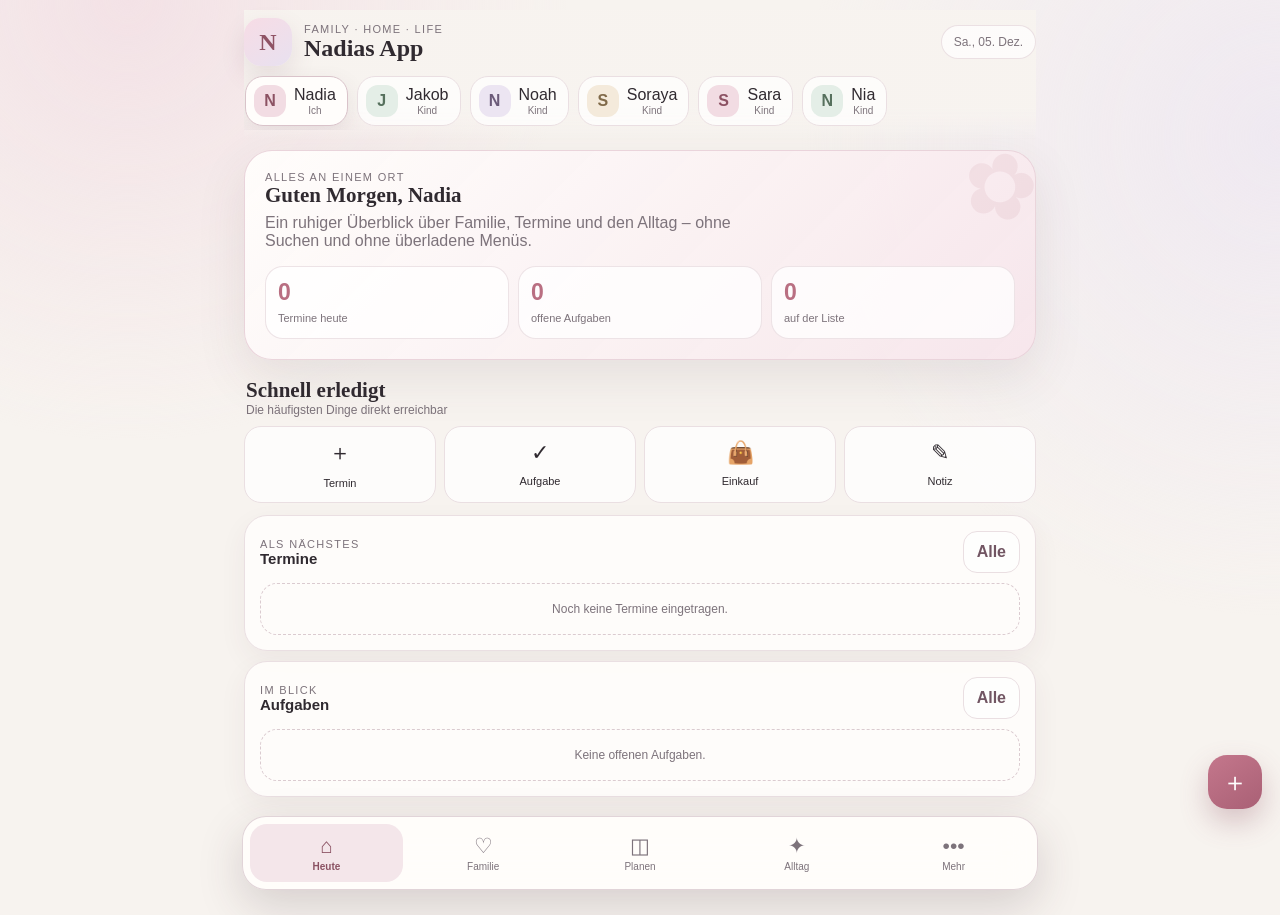
<file: nadias-app/index.html>
<!doctype html>
<html lang="de">
<head>
<meta charset="utf-8">
<meta name="viewport" content="width=device-width,initial-scale=1,viewport-fit=cover">
<meta name="theme-color" content="#f8f1ef">
<meta name="apple-mobile-web-app-capable" content="yes">
<meta name="apple-mobile-web-app-status-bar-style" content="default">
<meta name="apple-mobile-web-app-title" content="Nadias App">
<title>Nadias App</title>
<style>
:root{--bg:#f7f3ef;--paper:#fffdfb;--ink:#302a30;--muted:#7d737b;--line:#eadfe2;--rose:#b96f82;--rose2:#f2dce3;--lilac:#a491b7;--lilac2:#ece5f2;--sage:#809b87;--sage2:#e4eee7;--sand:#d6b98f;--sand2:#f4eadb;--shadow:0 18px 50px rgba(83,58,70,.10)}*{box-sizing:border-box;-webkit-tap-highlight-color:transparent}html,body{margin:0;min-height:100%;background:radial-gradient(circle at 10% 0%,rgba(242,220,227,.75),transparent 30%),radial-gradient(circle at 100% 15%,rgba(236,229,242,.7),transparent 32%),var(--bg);color:var(--ink);font-family:-apple-system,BlinkMacSystemFont,"SF Pro Display","Segoe UI",sans-serif}button,input,select,textarea{font:inherit}button{cursor:pointer}.app{max-width:820px;margin:0 auto;padding:calc(10px + env(safe-area-inset-top)) 14px calc(118px + env(safe-area-inset-bottom))}.topbar{position:sticky;top:0;z-index:30;padding:8px 0 10px;background:linear-gradient(180deg,rgba(247,243,239,.98) 75%,rgba(247,243,239,0))}.brand{display:flex;align-items:center;justify-content:space-between;gap:12px}.brand-left{display:flex;align-items:center;gap:12px}.mark{width:48px;height:48px;border-radius:17px;background:linear-gradient(145deg,#f7dce5,#e8e1f0);display:grid;place-items:center;box-shadow:0 10px 24px rgba(126,88,103,.14);font:700 24px Georgia;color:#8f5365}.eyebrow{font-size:11px;letter-spacing:.12em;text-transform:uppercase;color:var(--muted)}h1,h2,h3,p{margin:0}h1{font:600 24px/1.1 Georgia,serif}h2{font:600 21px/1.2 Georgia,serif}h3{font-size:15px}.datepill{background:rgba(255,255,255,.72);border:1px solid rgba(234,223,226,.95);border-radius:999px;padding:9px 12px;font-size:12px;color:var(--muted);white-space:nowrap}.profile-rail{display:flex;gap:9px;overflow-x:auto;padding:10px 1px 4px;scrollbar-width:none}.profile-rail::-webkit-scrollbar{display:none}.person-tab{flex:0 0 auto;border:1px solid var(--line);background:rgba(255,255,255,.7);border-radius:18px;padding:8px 11px 8px 8px;display:flex;align-items:center;gap:8px;color:var(--ink);min-height:48px}.person-tab.on{background:var(--paper);border-color:#d9c3ca;box-shadow:0 8px 22px rgba(91,62,75,.10)}.avatar{width:32px;height:32px;border-radius:12px;display:grid;place-items:center;font-weight:700;background:var(--rose2);color:#8c5263}.person-tab[data-tone="sage"] .avatar{background:var(--sage2);color:#56705d}.person-tab[data-tone="lilac"] .avatar{background:var(--lilac2);color:#6b5a79}.person-tab[data-tone="sand"] .avatar{background:var(--sand2);color:#806a49}.person-tab small{display:block;color:var(--muted);font-size:10px;margin-top:1px}.screen{display:none}.screen.on{display:block}.hero{margin:10px 0 14px;background:linear-gradient(135deg,rgba(255,253,251,.96),rgba(246,229,235,.92));border:1px solid rgba(232,209,217,.9);border-radius:28px;padding:20px;box-shadow:var(--shadow);overflow:hidden;position:relative}.hero:after{content:"✿";position:absolute;right:-3px;top:-18px;font-size:90px;color:rgba(185,111,130,.10);transform:rotate(14deg)}.hero p{color:var(--muted);margin-top:6px;max-width:520px}.stats{display:grid;grid-template-columns:repeat(3,1fr);gap:9px;margin-top:16px}.stat{background:rgba(255,255,255,.76);border:1px solid rgba(234,223,226,.85);border-radius:18px;padding:12px}.stat b{display:block;font-size:23px;color:var(--rose);margin-bottom:2px}.stat span{font-size:11px;color:var(--muted)}.section-title{display:flex;align-items:end;justify-content:space-between;gap:10px;margin:18px 2px 9px}.section-title p{font-size:12px;color:var(--muted)}.cards{display:grid;grid-template-columns:repeat(2,minmax(0,1fr));gap:10px}.card{background:rgba(255,253,251,.92);border:1px solid var(--line);border-radius:23px;padding:15px;box-shadow:0 10px 28px rgba(78,55,65,.06)}.card.full{grid-column:1/-1}.card.soft-rose{background:linear-gradient(145deg,#fffdfb,#f8e9ee)}.card.soft-sage{background:linear-gradient(145deg,#fffdfb,#eaf2ec)}.card.soft-lilac{background:linear-gradient(145deg,#fffdfb,#f0eaf4)}.card.soft-sand{background:linear-gradient(145deg,#fffdfb,#f6eddf)}.card-head{display:flex;align-items:center;justify-content:space-between;gap:8px;margin-bottom:10px}.iconbox{width:38px;height:38px;border-radius:14px;background:var(--rose2);display:grid;place-items:center;font-size:19px}.muted{font-size:12px;color:var(--muted)}.list{display:grid;gap:7px}.row{display:flex;align-items:center;justify-content:space-between;gap:10px;background:rgba(255,255,255,.78);border:1px solid rgba(234,223,226,.8);border-radius:16px;padding:10px 11px}.row-main{min-width:0}.row b{display:block;font-size:14px;overflow:hidden;text-overflow:ellipsis;white-space:nowrap}.row .meta{font-size:11px;color:var(--muted);margin-top:3px}.row.done{opacity:.55}.row.done b{text-decoration:line-through}.badge{display:inline-block;padding:4px 7px;border-radius:999px;background:#f2e8eb;color:#7c5562;font-size:10px}.quick-grid{display:grid;grid-template-columns:repeat(4,1fr);gap:8px}.quick{border:0;background:rgba(255,255,255,.78);border:1px solid var(--line);border-radius:17px;padding:11px 6px;color:var(--ink);min-height:74px}.quick span{display:block;font-size:22px;margin-bottom:5px}.quick small{font-size:11px}.primary,.secondary,.ghost,.danger{border:0;border-radius:14px;min-height:42px;padding:10px 13px;font-weight:600}.primary{background:var(--rose);color:white}.secondary{background:#efe8f3;color:#665574}.ghost{background:rgba(255,255,255,.7);color:#725663;border:1px solid var(--line)}.danger{background:#fff0f0;color:#9b5757;border:1px solid #f2d4d4}.inline{display:flex;gap:8px;align-items:center;flex-wrap:wrap}.segment{display:flex;gap:5px;background:rgba(255,255,255,.66);padding:5px;border:1px solid var(--line);border-radius:16px;overflow-x:auto}.segment button{border:0;background:transparent;padding:9px 12px;border-radius:12px;white-space:nowrap;color:var(--muted)}.segment button.on{background:var(--paper);box-shadow:0 4px 12px rgba(86,64,74,.08);color:var(--ink);font-weight:600}label.field{display:grid;gap:5px;font-size:12px;color:var(--muted)}input,select,textarea{width:100%;border:1px solid var(--line);background:#fffdfb;border-radius:14px;padding:12px;color:var(--ink);outline:none}textarea{min-height:90px;resize:vertical}dialog{border:0;border-radius:26px;width:min(94vw,560px);padding:0;background:var(--paper);box-shadow:0 24px 80px rgba(48,32,40,.25)}dialog::backdrop{background:rgba(43,32,38,.32);backdrop-filter:blur(4px)}.modal{padding:18px}.modal-head{display:flex;justify-content:space-between;gap:10px;align-items:center;margin-bottom:14px}.close{border:0;background:#f4edef;width:38px;height:38px;border-radius:13px;font-size:18px}.form{display:grid;gap:10px}.check{display:flex;gap:9px;align-items:center}.check input{width:18px;height:18px}.empty{padding:18px;border:1px dashed #dbcbd0;border-radius:17px;text-align:center;color:var(--muted);font-size:12px}.daygrid{display:grid;gap:7px}.meal-row{display:grid;grid-template-columns:70px 1fr;gap:8px;align-items:center}.bottomnav{position:fixed;z-index:50;left:12px;right:12px;bottom:calc(10px + env(safe-area-inset-bottom));max-width:796px;margin:0 auto;background:rgba(255,253,251,.94);border:1px solid rgba(224,210,214,.95);box-shadow:0 16px 46px rgba(64,43,53,.18);backdrop-filter:blur(18px);border-radius:24px;padding:7px}.navgrid{display:grid;grid-template-columns:repeat(5,1fr);gap:4px}.navbtn{border:0;background:transparent;color:var(--muted);border-radius:17px;min-height:58px;padding:6px 2px;font-size:10px}.navbtn span{display:block;font-size:21px;line-height:1.1;margin-bottom:3px}.navbtn.on{background:#f4e6ea;color:#8b5263;font-weight:700}.fab{position:fixed;z-index:45;right:18px;bottom:calc(91px + env(safe-area-inset-bottom));width:54px;height:54px;border:0;border-radius:19px;background:linear-gradient(145deg,#c4778c,#a96075);color:white;font-size:26px;box-shadow:0 13px 28px rgba(143,83,101,.30)}.toast{position:fixed;z-index:70;left:50%;transform:translateX(-50%);bottom:calc(94px + env(safe-area-inset-bottom));background:#352c31;color:white;padding:10px 14px;border-radius:999px;font-size:12px;opacity:0;pointer-events:none;transition:.2s}.toast.show{opacity:1}@media(max-width:560px){.app{padding-left:11px;padding-right:11px}.datepill{display:none}.cards{grid-template-columns:1fr}.quick-grid{grid-template-columns:repeat(2,1fr)}.hero{padding:17px}.stats{gap:6px}.stat{padding:10px}}@media(min-width:900px){.bottomnav{left:50%;right:auto;transform:translateX(-50%);width:796px}}
</style>
</head>
<body>
<div class="app"><header class="topbar"><div class="brand"><div class="brand-left"><div class="mark">N</div><div><div class="eyebrow">Family · Home · Life</div><h1>Nadias App</h1></div></div><div id="datePill" class="datepill"></div></div><div id="profileRail" class="profile-rail" aria-label="Familienprofile"></div></header><main><section id="today" class="screen on"></section><section id="family" class="screen"></section><section id="plan" class="screen"></section><section id="everyday" class="screen"></section><section id="more" class="screen"></section></main></div>
<button id="fab" class="fab" aria-label="Neu hinzufügen">＋</button><div id="toast" class="toast"></div>
<nav class="bottomnav" aria-label="Hauptnavigation"><div class="navgrid"><button class="navbtn on" data-screen="today"><span>⌂</span>Heute</button><button class="navbtn" data-screen="family"><span>♡</span>Familie</button><button class="navbtn" data-screen="plan"><span>◫</span>Planen</button><button class="navbtn" data-screen="everyday"><span>✦</span>Alltag</button><button class="navbtn" data-screen="more"><span>•••</span>Mehr</button></div></nav>
<dialog id="modal"><div class="modal"><div class="modal-head"><div><div class="eyebrow">Nadias App</div><h2 id="modalTitle">Neu</h2></div><button class="close" id="closeModal">×</button></div><form id="modalForm" class="form"></form></div></dialog>
<script>
(()=>{const K3='nadia-family-v3',K2='nadia-v2';const people=[{id:'nadia',name:'Nadia',role:'Ich',tone:'rose',initial:'N'},{id:'jakob',name:'Jakob',role:'Kind',tone:'sage',initial:'J'},{id:'noah',name:'Noah',role:'Kind',tone:'lilac',initial:'N'},{id:'soraya',name:'Soraya',role:'Kind',tone:'sand',initial:'S'},{id:'sara',name:'Sara',role:'Kind',tone:'rose',initial:'S'},{id:'nia',name:'Nia',role:'Kind',tone:'sage',initial:'N'}];const days=['Montag','Dienstag','Mittwoch','Donnerstag','Freitag','Samstag','Sonntag'];const base=()=>({version:3,activePerson:'nadia',events:[],tasks:[],shopping:[],notes:[],school:[],routines:[],meals:Object.fromEntries(days.map(d=>[d,''])),settings:{name:'Nadia'}});const uid=()=>crypto.randomUUID?crypto.randomUUID():Math.random().toString(36).slice(2)+Date.now();const esc=s=>String(s??'').replace(/[&<>"']/g,c=>({'&':'&amp;','<':'&lt;','>':'&gt;','"':'&quot;',"'":'&#39;'}[c]));const fmt=d=>d?new Date(d+'T12:00:00').toLocaleDateString('de-DE',{day:'2-digit',month:'short'}):'';function load(){try{const v3=JSON.parse(localStorage.getItem(K3)||'null');if(v3){return{...base(),...v3,meals:{...base().meals,...(v3.meals||{})}}}const old=JSON.parse(localStorage.getItem(K2)||'null');if(old){const n=base();n.events=(old.events||[]).map(x=>({...x,personId:x.personId||'family'}));n.tasks=(old.tasks||[]).map(x=>({...x,personId:x.personId||'family',category:x.category||'Alltag'}));n.shopping=old.shopping||[];n.notes=(old.notes||[]).map(x=>({...x,personId:x.personId||'nadia'}));n.routines=old.routines||[];if(old.profile?.name)n.settings.name=old.profile.name;localStorage.setItem(K3,JSON.stringify(n));return n}}catch(e){}return base()}let D=load(),screen='today',planView='calendar',everyView='shopping';const $=id=>document.getElementById(id);const rail=$('profileRail'),datePill=$('datePill'),modal=$('modal'),form=$('modalForm'),modalTitle=$('modalTitle'),toast=$('toast');function save(msg){localStorage.setItem(K3,JSON.stringify(D));render();if(msg)notify(msg)}function notify(msg){toast.textContent=msg;toast.classList.add('show');setTimeout(()=>toast.classList.remove('show'),1600)}function person(id){return people.find(p=>p.id===id)||people[0]}function targetName(id){return id==='family'?'Familie':person(id).name}function todayISO(){return new Date().toISOString().slice(0,10)}function renderRail(){rail.innerHTML=people.map(p=>`<button class="person-tab ${D.activePerson===p.id?'on':''}" data-person="${p.id}" data-tone="${p.tone}"><span class="avatar">${p.initial}</span><span>${p.name}<small>${p.role}</small></span></button>`).join('');rail.querySelectorAll('[data-person]').forEach(b=>b.onclick=()=>{D.activePerson=b.dataset.person;save();screen='family';render()})}function counts(){const t=todayISO();return{ev:D.events.filter(x=>x.date===t).length,task:D.tasks.filter(x=>!x.done).length,shop:D.shopping.filter(x=>!x.done).length}}function nextEvents(filterId=null,limit=5){return D.events.filter(x=>(!filterId||x.personId===filterId||x.personId==='family')&&(!x.date||x.date>=todayISO())).sort((a,b)=>(a.date+a.time).localeCompare(b.date+b.time)).slice(0,limit)}function eventList(items){if(!items.length)return`<div class="empty">Noch keine Termine eingetragen.</div>`;return`<div class="list">${items.map(x=>`<div class="row"><div class="row-main"><b>${esc(x.title)}</b><div class="meta">${fmt(x.date)} ${esc(x.time||'')} · ${esc(targetName(x.personId||'family'))}</div></div><button class="ghost" data-del-event="${x.id}">×</button></div>`).join('')}</div>`}function taskList(items){if(!items.length)return`<div class="empty">Keine offenen Aufgaben.</div>`;return`<div class="list">${items.map(x=>`<div class="row ${x.done?'done':''}"><label class="check row-main"><input type="checkbox" data-task-check="${x.id}" ${x.done?'checked':''}><span><b>${esc(x.title)}</b><span class="meta">${esc(x.category||'Alltag')} · ${esc(targetName(x.personId||'family'))}${x.due?' · '+fmt(x.due):''}</span></span></label><button class="ghost" data-del-task="${x.id}">×</button></div>`).join('')}</div>`}function notesList(items){if(!items.length)return`<div class="empty">Noch keine Notizen.</div>`;return`<div class="list">${items.map(x=>`<div class="row"><div class="row-main"><b>${esc(x.title)}</b><div class="meta">${esc(x.text||'')}</div></div><button class="ghost" data-del-note="${x.id}">×</button></div>`).join('')}</div>`}function schoolList(items){if(!items.length)return`<div class="empty">Hier können Schule, Kita, Ausflüge oder wichtige Infos gesammelt werden.</div>`;return`<div class="list">${items.map(x=>`<div class="row"><div class="row-main"><b>${esc(x.title)}</b><div class="meta">${esc(x.text||'')}${x.date?' · '+fmt(x.date):''}</div></div><button class="ghost" data-del-school="${x.id}">×</button></div>`).join('')}</div>`}function renderToday(){const c=counts(),n=D.settings.name||'Nadia',h=new Date().getHours(),g=h<11?'Guten Morgen':h<18?'Guten Tag':'Guten Abend',evs=nextEvents(null,5),tasks=D.tasks.filter(x=>!x.done).slice(0,5);$('today').innerHTML=`<div class="hero"><div class="eyebrow">Alles an einem Ort</div><h2>${g}, ${esc(n)}</h2><p>Ein ruhiger Überblick über Familie, Termine und den Alltag – ohne Suchen und ohne überladene Menüs.</p><div class="stats"><div class="stat"><b>${c.ev}</b><span>Termine heute</span></div><div class="stat"><b>${c.task}</b><span>offene Aufgaben</span></div><div class="stat"><b>${c.shop}</b><span>auf der Liste</span></div></div></div><div class="section-title"><div><h2>Schnell erledigt</h2><p>Die häufigsten Dinge direkt erreichbar</p></div></div><div class="quick-grid"><button class="quick" data-add="event"><span>＋</span><small>Termin</small></button><button class="quick" data-add="task"><span>✓</span><small>Aufgabe</small></button><button class="quick" data-add="shopping"><span>👜</span><small>Einkauf</small></button><button class="quick" data-add="note"><span>✎</span><small>Notiz</small></button></div><div class="cards" style="margin-top:12px"><div class="card full"><div class="card-head"><div><div class="eyebrow">Als Nächstes</div><h3>Termine</h3></div><button class="ghost" data-go="plan">Alle</button></div>${eventList(evs)}</div><div class="card full"><div class="card-head"><div><div class="eyebrow">Im Blick</div><h3>Aufgaben</h3></div><button class="ghost" data-go="plan">Alle</button></div>${taskList(tasks)}</div></div>`;bindCommon($('today'))}function renderFamily(){const p=person(D.activePerson),child=p.id!=='nadia',pe=nextEvents(p.id,4),pt=D.tasks.filter(x=>!x.done&&(x.personId===p.id||x.personId==='family')).slice(0,5),pn=D.notes.filter(x=>x.personId===p.id).slice(0,4),ps=D.school.filter(x=>x.personId===p.id).slice(0,4);$('family').innerHTML=`<div class="hero"><div class="eyebrow">${child?'Kinderprofil':'Mein Bereich'}</div><h2>${esc(p.name)}</h2><p>${child?'Termine, Aufgaben, Schule/Kita und Notizen in einem persönlichen Bereich.':'Deine persönlichen Termine, Aufgaben und Notizen – getrennt vom Familienüberblick.'}</p><div class="inline" style="margin-top:14px"><button class="primary" data-add="event">＋ Termin</button><button class="secondary" data-add="task">＋ Aufgabe</button><button class="ghost" data-add="note">＋ Notiz</button></div></div><div class="cards"><div class="card soft-rose"><div class="card-head"><div><div class="iconbox">◫</div></div><button class="ghost" data-add="event">＋</button></div><h3>Termine</h3><div style="height:8px"></div>${eventList(pe)}</div><div class="card soft-sage"><div class="card-head"><div><div class="iconbox">✓</div></div><button class="ghost" data-add="task">＋</button></div><h3>Aufgaben</h3><div style="height:8px"></div>${taskList(pt)}</div><div class="card soft-lilac"><div class="card-head"><div><div class="iconbox">✎</div></div><button class="ghost" data-add="note">＋</button></div><h3>Notizen</h3><div style="height:8px"></div>${notesList(pn)}</div><div class="card soft-sand"><div class="card-head"><div><div class="iconbox">${child?'🎒':'✦'}</div></div><button class="ghost" data-add="${child?'school':'task'}">＋</button></div><h3>${child?'Schule & Kita':'Persönlich'}</h3><div style="height:8px"></div>${child?schoolList(ps):taskList(D.tasks.filter(x=>!x.done&&x.personId===p.id).slice(0,4))}</div></div>`;bindCommon($('family'))}function renderPlan(){$('plan').innerHTML=`<div class="section-title"><div><div class="eyebrow">Familienplanung</div><h2>Planen</h2></div></div><div class="segment"><button data-plan="calendar" class="${planView==='calendar'?'on':''}">Kalender</button><button data-plan="tasks" class="${planView==='tasks'?'on':''}">Aufgaben</button></div><div style="height:10px"></div>${planView==='calendar'?`<div class="card"><div class="card-head"><div><h3>Alle Termine</h3><div class="muted">Familie und persönliche Termine zusammen</div></div><button class="primary" data-add="event">＋ Termin</button></div>${eventList(nextEvents(null,50))}</div>`:`<div class="card"><div class="card-head"><div><h3>Alle Aufgaben</h3><div class="muted">Nach Person und Bereich organisiert</div></div><button class="primary" data-add="task">＋ Aufgabe</button></div>${taskList(D.tasks)}</div>`}`;$('plan').querySelectorAll('[data-plan]').forEach(b=>b.onclick=()=>{planView=b.dataset.plan;renderPlan()});bindCommon($('plan'))}function shoppingPanel(){const list=D.shopping;return`<div class="card"><div class="card-head"><div><h3>Einkaufsliste</h3><div class="muted">${list.filter(x=>!x.done).length} offen</div></div><div class="inline"><button class="ghost" id="shareShopping">Teilen</button><button class="primary" data-add="shopping">＋ Artikel</button></div></div>${list.length?`<div class="list">${list.map(x=>`<div class="row ${x.done?'done':''}"><label class="check row-main"><input type="checkbox" data-shop-check="${x.id}" ${x.done?'checked':''}><span><b>${esc(x.name)}</b><span class="meta">${esc(x.qty||'')}</span></span></label><button class="ghost" data-del-shop="${x.id}">×</button></div>`).join('')}</div>`:`<div class="empty">Die Einkaufsliste ist leer.</div>`}</div>`}function mealPanel(){return`<div class="card"><div class="card-head"><div><h3>Wochenessen</h3><div class="muted">Einfach eintragen – wird automatisch gespeichert</div></div></div><div class="daygrid">${days.map(d=>`<div class="meal-row"><b>${d.slice(0,2)}</b><input data-meal="${d}" value="${esc(D.meals[d]||'')}" placeholder="z. B. Pasta, Suppe …"></div>`).join('')}</div></div>`}function routinePanel(){return`<div class="card"><div class="card-head"><div><h3>Routinen</h3><div class="muted">Wiederkehrende Dinge ohne extra Menü</div></div><button class="primary" data-add="routine">＋ Routine</button></div>${D.routines.length?`<div class="list">${D.routines.map(x=>`<div class="row ${x.last===todayISO()?'done':''}"><div class="row-main"><b>${esc(x.title)}</b><div class="meta">${x.last===todayISO()?'Heute erledigt':'Heute offen'}</div></div><div class="inline"><button class="secondary" data-routine-done="${x.id}">Erledigt</button><button class="ghost" data-del-routine="${x.id}">×</button></div></div>`).join('')}</div>`:`<div class="empty">Noch keine Routinen.</div>`}</div>`}function renderEveryday(){$('everyday').innerHTML=`<div class="section-title"><div><div class="eyebrow">Zu Hause</div><h2>Alltag</h2></div></div><div class="segment"><button data-every="shopping" class="${everyView==='shopping'?'on':''}">Einkauf</button><button data-every="meals" class="${everyView==='meals'?'on':''}">Essen</button><button data-every="routines" class="${everyView==='routines'?'on':''}">Routinen</button></div><div style="height:10px"></div>${everyView==='shopping'?shoppingPanel():everyView==='meals'?mealPanel():routinePanel()}`;$('everyday').querySelectorAll('[data-every]').forEach(b=>b.onclick=()=>{everyView=b.dataset.every;renderEveryday()});bindCommon($('everyday'))}function renderMore(){$('more').innerHTML=`<div class="section-title"><div><div class="eyebrow">Einstellungen</div><h2>Mehr</h2></div></div><div class="cards"><div class="card soft-rose"><h3>Profil</h3><div style="height:9px"></div><label class="field">Dein Name<input id="profileName" value="${esc(D.settings.name||'Nadia')}"></label><div style="height:8px"></div><button class="primary" id="saveProfile">Speichern</button></div><div class="card soft-sage"><h3>Datensicherung</h3><p class="muted" style="margin:6px 0 10px">Die Daten bleiben auf dem iPhone. Backup als Datei exportieren oder wieder einlesen.</p><div class="inline"><button class="secondary" id="exportData">Backup</button><label class="ghost" style="display:inline-flex;align-items:center">Importieren<input id="importData" type="file" accept="application/json" hidden></label></div></div><div class="card full"><h3>Über Nadias App</h3><p class="muted" style="margin-top:6px">Familienplaner für Nadia, Jakob, Noah, Soraya, Sara und Nia. Die wichtigsten Bereiche sind über die Profile oben und die fünf Hauptbereiche unten erreichbar.</p></div><div class="card full"><h3>Zurücksetzen</h3><p class="muted" style="margin:6px 0 10px">Löscht nur die lokal gespeicherten Daten dieser App.</p><button class="danger" id="resetData">Lokale Daten löschen</button></div></div>`;$('saveProfile').onclick=()=>{D.settings.name=$('profileName').value.trim()||'Nadia';save('Gespeichert')};$('exportData').onclick=exportData;$('importData').onchange=e=>importData(e.target.files[0]);$('resetData').onclick=()=>{if(confirm('Wirklich alle lokalen Daten löschen?')){D=base();save('Zurückgesetzt')}}}function bindCommon(root){root.querySelectorAll('[data-add]').forEach(b=>b.onclick=()=>openAdd(b.dataset.add));root.querySelectorAll('[data-go]').forEach(b=>b.onclick=()=>go(b.dataset.go));root.querySelectorAll('[data-del-event]').forEach(b=>b.onclick=()=>{D.events=D.events.filter(x=>x.id!==b.dataset.delEvent);save('Termin gelöscht')});root.querySelectorAll('[data-del-task]').forEach(b=>b.onclick=()=>{D.tasks=D.tasks.filter(x=>x.id!==b.dataset.delTask);save('Aufgabe gelöscht')});root.querySelectorAll('[data-task-check]').forEach(b=>b.onchange=()=>{const x=D.tasks.find(x=>x.id===b.dataset.taskCheck);if(x){x.done=b.checked;save()}});root.querySelectorAll('[data-del-note]').forEach(b=>b.onclick=()=>{D.notes=D.notes.filter(x=>x.id!==b.dataset.delNote);save('Notiz gelöscht')});root.querySelectorAll('[data-del-school]').forEach(b=>b.onclick=()=>{D.school=D.school.filter(x=>x.id!==b.dataset.delSchool);save('Eintrag gelöscht')});root.querySelectorAll('[data-shop-check]').forEach(b=>b.onchange=()=>{const x=D.shopping.find(x=>x.id===b.dataset.shopCheck);if(x){x.done=b.checked;save()}});root.querySelectorAll('[data-del-shop]').forEach(b=>b.onclick=()=>{D.shopping=D.shopping.filter(x=>x.id!==b.dataset.delShop);save('Artikel gelöscht')});root.querySelectorAll('[data-routine-done]').forEach(b=>b.onclick=()=>{const x=D.routines.find(x=>x.id===b.dataset.routineDone);if(x){x.last=todayISO();save('Erledigt')}});root.querySelectorAll('[data-del-routine]').forEach(b=>b.onclick=()=>{D.routines=D.routines.filter(x=>x.id!==b.dataset.delRoutine);save('Routine gelöscht')});root.querySelectorAll('[data-meal]').forEach(i=>i.onchange=()=>{D.meals[i.dataset.meal]=i.value;localStorage.setItem(K3,JSON.stringify(D));notify('Gespeichert')});const sh=root.querySelector('#shareShopping');if(sh)sh.onclick=shareShopping}function options(selected=D.activePerson,includeFamily=true){return`${includeFamily?`<option value="family" ${selected==='family'?'selected':''}>Familie</option>`:''}${people.map(p=>`<option value="${p.id}" ${selected===p.id?'selected':''}>${p.name}</option>`).join('')}`}function openAdd(type){const p=D.activePerson||'nadia';const specs={event:{title:'Termin hinzufügen',body:`<label class="field">Für wen?<select name="personId">${options(p,true)}</select></label><label class="field">Titel<input name="title" required placeholder="z. B. Zahnarzt, Training, Geburtstag"></label><div class="cards"><label class="field">Datum<input type="date" name="date" required></label><label class="field">Uhrzeit<input type="time" name="time"></label></div>`},task:{title:'Aufgabe hinzufügen',body:`<label class="field">Für wen?<select name="personId">${options(p,true)}</select></label><label class="field">Aufgabe<input name="title" required placeholder="Was ist zu erledigen?"></label><label class="field">Bereich<select name="category"><option>Alltag</option><option>Schule/Kita</option><option>Freizeit</option><option>Haushalt</option><option>Persönlich</option></select></label><label class="field">Fällig am<input type="date" name="due"></label>`},shopping:{title:'Zur Einkaufsliste',body:`<label class="field">Artikel<input name="name" required placeholder="z. B. Milch"></label><label class="field">Menge<input name="qty" placeholder="z. B. 2x"></label>`},note:{title:'Notiz hinzufügen',body:`<label class="field">Für wen?<select name="personId">${options(p,false)}</select></label><label class="field">Titel<input name="title" required placeholder="Titel"></label><label class="field">Notiz<textarea name="text" placeholder="Wichtige Info …"></textarea></label>`},school:{title:'Schule / Kita',body:`<label class="field">Für wen?<select name="personId">${options(p,false)}</select></label><label class="field">Thema<input name="title" required placeholder="z. B. Elternabend, Ausflug, Sportzeug"></label><label class="field">Datum<input type="date" name="date"></label><label class="field">Info<textarea name="text" placeholder="Details …"></textarea></label>`},routine:{title:'Routine hinzufügen',body:`<label class="field">Routine<input name="title" required placeholder="z. B. Schultaschen prüfen"></label>`}};const s=specs[type]||specs.task;modalTitle.textContent=s.title;form.innerHTML=s.body+`<button class="primary" type="submit">Speichern</button>`;form.onsubmit=e=>{e.preventDefault();const o=Object.fromEntries(new FormData(form));o.id=uid();if(type==='event')D.events.push(o);if(type==='task'){o.done=false;D.tasks.push(o)}if(type==='shopping'){o.done=false;D.shopping.push(o)}if(type==='note')D.notes.push(o);if(type==='school')D.school.push(o);if(type==='routine'){o.last='';D.routines.push(o)}modal.close();save('Gespeichert')};modal.showModal()}function shareShopping(){const text='Einkaufsliste\n'+D.shopping.filter(x=>!x.done).map(x=>'• '+x.name+(x.qty?' ('+x.qty+')':'')).join('\n');if(navigator.share)navigator.share({title:'Einkaufsliste',text}).catch(()=>{});else location.href='mailto:?subject=Einkaufsliste&body='+encodeURIComponent(text)}function exportData(){const a=document.createElement('a');a.href=URL.createObjectURL(new Blob([JSON.stringify(D,null,2)],{type:'application/json'}));a.download='nadias-app-backup.json';a.click();setTimeout(()=>URL.revokeObjectURL(a.href),1000)}function importData(file){if(!file)return;const r=new FileReader();r.onload=()=>{try{const x=JSON.parse(r.result);D={...base(),...x,meals:{...base().meals,...(x.meals||{})}};save('Backup importiert')}catch(e){alert('Diese Backup-Datei konnte nicht gelesen werden.')}};r.readAsText(file)}function go(s){screen=s;render()}function render(){datePill.textContent=new Date().toLocaleDateString('de-DE',{weekday:'short',day:'2-digit',month:'short'});renderRail();['today','family','plan','everyday','more'].forEach(id=>$(id).classList.toggle('on',id===screen));document.querySelectorAll('.navbtn').forEach(b=>b.classList.toggle('on',b.dataset.screen===screen));if(screen==='today')renderToday();if(screen==='family')renderFamily();if(screen==='plan')renderPlan();if(screen==='everyday')renderEveryday();if(screen==='more')renderMore()}document.querySelectorAll('.navbtn').forEach(b=>b.onclick=()=>go(b.dataset.screen));$('fab').onclick=()=>openAdd(screen==='everyday'&&everyView==='shopping'?'shopping':screen==='family'?'task':'event');$('closeModal').onclick=()=>modal.close();modal.addEventListener('click',e=>{if(e.target===modal)modal.close()});render()})();
</script>
</body>
</html>
</file>
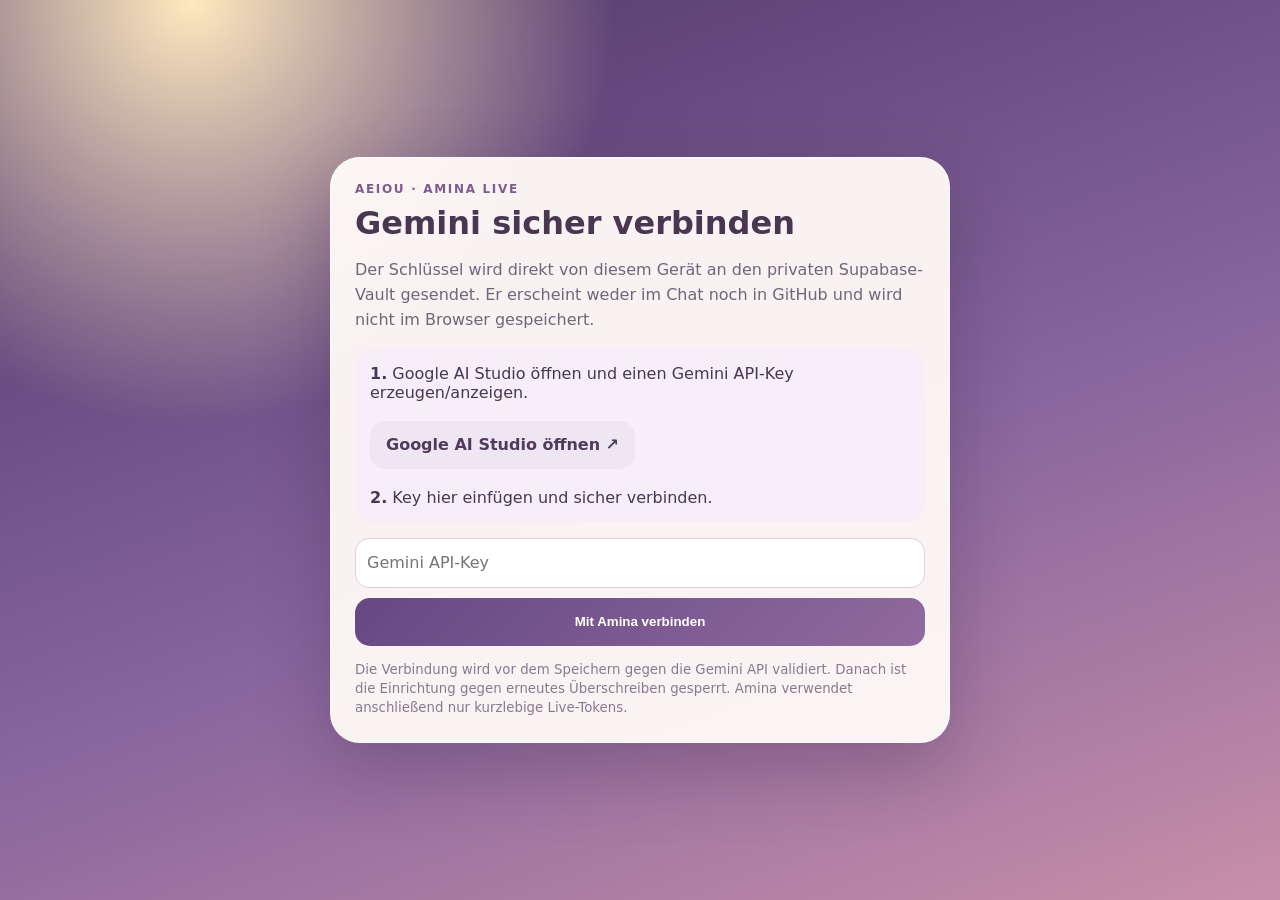
<file: aeiou/setup/index.html>
<!doctype html><html lang="de"><head><meta charset="utf-8"><meta name="viewport" content="width=device-width,initial-scale=1,viewport-fit=cover"><meta name="referrer" content="no-referrer"><title>Amina · Gemini verbinden</title><style>*{box-sizing:border-box}body{margin:0;min-height:100vh;display:grid;place-items:center;padding:18px;background:radial-gradient(circle at 15% 0,#ffe9bf,transparent 30%),linear-gradient(160deg,#4d3567,#86649d 55%,#c88fa9);font:16px system-ui,-apple-system,Segoe UI,sans-serif;color:#493751}.card{width:min(620px,100%);background:#fffaf8f3;border:1px solid #ffffffcc;border-radius:30px;padding:24px;box-shadow:0 26px 70px #311d4147}.brand{font-size:12px;font-weight:900;letter-spacing:.14em;color:#7b5d8f}h1{font-size:32px;margin:8px 0}p{line-height:1.55;color:#746478}.steps{background:#f6eef8;border-radius:18px;padding:15px;margin:16px 0}a,button{display:inline-flex;align-items:center;justify-content:center;min-height:48px;border:0;border-radius:15px;padding:11px 16px;font-weight:850;text-decoration:none;cursor:pointer}a{background:#efe6f4;color:#503b5c}button{width:100%;background:linear-gradient(135deg,#654883,#916a9e);color:white;margin-top:10px}input{width:100%;min-height:50px;border:1px solid #ddcfe2;border-radius:14px;padding:11px;font:inherit}small{display:block;margin-top:12px;color:#89798d;line-height:1.45}.ok{background:#e8f5ee;color:#2e6d50;padding:12px;border-radius:14px}.bad{background:#fdebee;color:#984b60;padding:12px;border-radius:14px}.wait{background:#fff2df;color:#875b27;padding:12px;border-radius:14px}</style></head><body><main class="card"><div class="brand">AEIOU · AMINA LIVE</div><h1>Gemini sicher verbinden</h1><p>Der Schlüssel wird direkt von diesem Gerät an den privaten Supabase-Vault gesendet. Er erscheint weder im Chat noch in GitHub und wird nicht im Browser gespeichert.</p><div class="steps"><b>1.</b> Google AI Studio öffnen und einen Gemini API-Key erzeugen/anzeigen.<br><br><a href="https://aistudio.google.com/app/apikey" target="_blank" rel="noreferrer">Google AI Studio öffnen ↗</a><br><br><b>2.</b> Key hier einfügen und sicher verbinden.</div><input id="key" type="password" autocomplete="off" spellcheck="false" placeholder="Gemini API-Key"><button id="go">Mit Amina verbinden</button><div id="state" style="margin-top:14px"></div><small>Die Verbindung wird vor dem Speichern gegen die Gemini API validiert. Danach ist die Einrichtung gegen erneutes Überschreiben gesperrt. Amina verwendet anschließend nur kurzlebige Live-Tokens.</small></main><script>(()=>{const ENDPOINT='https://qjvopzschqukitvudgfz.supabase.co/functions/v1/aeiou-gemini-setup';const s=document.getElementById('state'),b=document.getElementById('go'),k=document.getElementById('key');const token=location.hash.replace(/^#/,"");history.replaceState(null,"",location.pathname);async function status(){try{const r=await fetch(ENDPOINT+'?status=1',{cache:'no-store'}),d=await r.json();if(d.configured){s.className='ok';s.textContent='✓ Gemini ist bereits sicher mit Amina verbunden.';b.disabled=true;k.disabled=true}}catch{}}b.onclick=async()=>{const key=k.value.trim();if(!token){s.className='bad';s.textContent='Setup-Link ist unvollständig.';return}if(key.length<20){s.className='bad';s.textContent='Bitte einen gültigen Gemini API-Key einfügen.';return}b.disabled=true;s.className='wait';s.textContent='Key wird validiert und sicher gebunden…';try{const r=await fetch(ENDPOINT,{method:'POST',headers:{'content-type':'application/json','x-aeiou-setup-token':token},body:JSON.stringify({key})}),d=await r.json();k.value='';if(r.ok&&d.ok){s.className='ok';s.textContent='✓ Fertig. Gemini ist jetzt serverseitig mit Amina verbunden.'}else{s.className='bad';s.textContent='Verbindung nicht abgeschlossen: '+(d.error||'UNKNOWN');b.disabled=false}}catch{s.className='bad';s.textContent='Netzwerkfehler. Bitte erneut versuchen.';b.disabled=false}};status()})();</script></body></html>
</file>
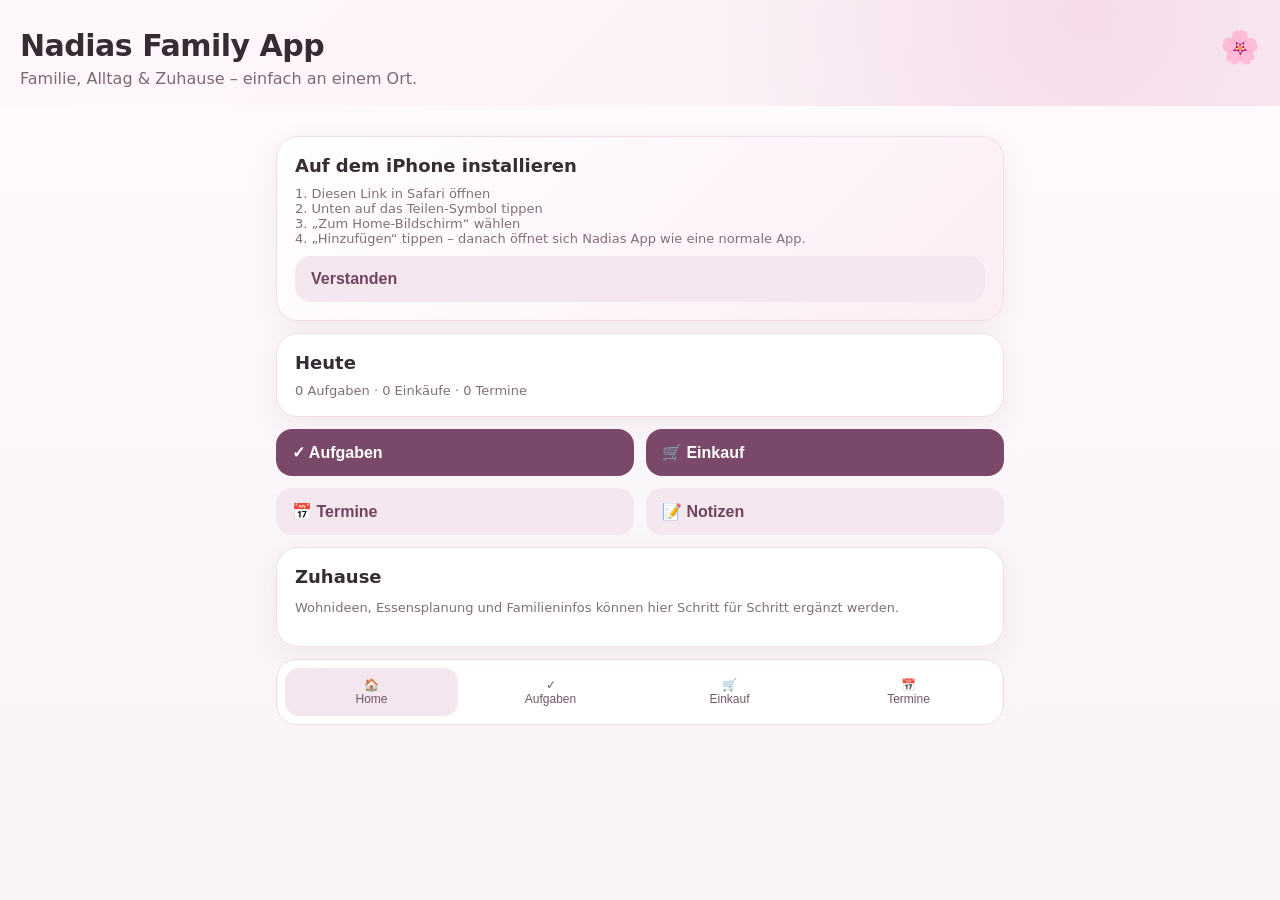
<file: public/nadia/index.html>
<!doctype html>
<html lang="de">
<head>
<meta charset="utf-8"/>
<meta name="viewport" content="width=device-width,initial-scale=1,viewport-fit=cover"/>
<meta name="theme-color" content="#f7eef5"/>
<meta name="apple-mobile-web-app-capable" content="yes"/>
<meta name="apple-mobile-web-app-status-bar-style" content="default"/>
<meta name="apple-mobile-web-app-title" content="Nadias App"/>
<link rel="manifest" href="./manifest.webmanifest"/>
<link rel="icon" href="./icon.svg"/>
<link rel="apple-touch-icon" href="./icon.svg"/>
<title>Nadias Family App</title>
<style>
:root{font-family:-apple-system,BlinkMacSystemFont,"SF Pro Display",Inter,system-ui,sans-serif;color:#352c34;background:#fffafc}*{box-sizing:border-box}body{margin:0;background:linear-gradient(180deg,#fffafc,#f8f3f7);min-height:100vh}header{padding:calc(env(safe-area-inset-top) + 28px) 20px 18px;background:radial-gradient(circle at 85% 15%,#f6dce9 0,transparent 35%),linear-gradient(135deg,#fff8fb,#f7eef5)}h1{margin:0;font-size:30px;letter-spacing:-.5px}header p{margin:6px 0 0;color:#7b6977}.wrap{max-width:760px;margin:auto;padding:18px 16px calc(env(safe-area-inset-bottom) + 30px)}.card{background:#fff;border:1px solid #f0dfe9;border-radius:22px;padding:18px;margin:12px 0;box-shadow:0 8px 30px rgba(95,58,82,.07)}.install{background:linear-gradient(135deg,#fff,#fcedf5)}.install h2,.card h2{font-size:18px;margin:0 0 10px}.grid{display:grid;grid-template-columns:1fr 1fr;gap:12px}.btn{appearance:none;border:0;background:#7a496a;color:#fff;border-radius:16px;padding:14px 16px;font-size:16px;font-weight:650;width:100%;text-align:left}.btn.secondary{background:#f5e7ef;color:#70445f}.row{display:flex;gap:8px;margin-top:10px}input,textarea{width:100%;border:1px solid #e8d5e0;border-radius:14px;padding:13px;font-size:16px;background:#fff}ul{padding:0;margin:10px 0 0;list-style:none}li{display:flex;align-items:center;justify-content:space-between;gap:10px;padding:12px 0;border-top:1px solid #f3e7ee}.small{font-size:13px;color:#806f7b}.hidden{display:none}.flower{font-size:32px;float:right}.nav{position:sticky;bottom:10px;background:rgba(255,255,255,.92);backdrop-filter:blur(18px);border:1px solid #eedbe6;border-radius:20px;padding:8px;display:grid;grid-template-columns:repeat(4,1fr);gap:6px}.nav button{border:0;background:transparent;padding:10px 4px;border-radius:14px;font-size:12px;color:#725769}.nav button.active{background:#f4e6ee}.section{display:none}.section.active{display:block}@media(max-width:430px){.grid{grid-template-columns:1fr}h1{font-size:27px}}
</style>
</head>
<body>
<header><span class="flower">🌸</span><h1>Nadias Family App</h1><p>Familie, Alltag & Zuhause – einfach an einem Ort.</p></header>
<main class="wrap">
<section id="home" class="section active">
<div id="installCard" class="card install"><h2>Auf dem iPhone installieren</h2><div class="small">1. Diesen Link in Safari öffnen<br>2. Unten auf das Teilen-Symbol tippen<br>3. „Zum Home-Bildschirm“ wählen<br>4. „Hinzufügen“ tippen – danach öffnet sich Nadias App wie eine normale App.</div><div class="row"><button class="btn secondary" onclick="dismissInstall()">Verstanden</button></div></div>
<div class="card"><h2>Heute</h2><div id="todaySummary" class="small">Alles ruhig – füge Termine oder Aufgaben hinzu.</div></div>
<div class="grid"><button class="btn" onclick="show('tasks')">✓ Aufgaben</button><button class="btn" onclick="show('shopping')">🛒 Einkauf</button><button class="btn secondary" onclick="show('calendar')">📅 Termine</button><button class="btn secondary" onclick="show('notes')">📝 Notizen</button></div>
<div class="card"><h2>Zuhause</h2><p class="small">Wohnideen, Essensplanung und Familieninfos können hier Schritt für Schritt ergänzt werden.</p></div>
</section>
<section id="tasks" class="section"><div class="card"><h2>Aufgaben</h2><div class="row"><input id="taskInput" placeholder="Neue Aufgabe…"><button class="btn" style="width:auto" onclick="addItem('tasks','taskInput')">+</button></div><ul id="tasksList"></ul></div></section>
<section id="shopping" class="section"><div class="card"><h2>Einkaufsliste</h2><div class="row"><input id="shoppingInput" placeholder="Was fehlt?"><button class="btn" style="width:auto" onclick="addItem('shopping','shoppingInput')">+</button></div><ul id="shoppingList"></ul></div></section>
<section id="calendar" class="section"><div class="card"><h2>Termine</h2><input id="eventDate" type="date"><div class="row"><input id="eventInput" placeholder="Termin…"><button class="btn" style="width:auto" onclick="addEvent()">+</button></div><ul id="calendarList"></ul></div></section>
<section id="notes" class="section"><div class="card"><h2>Notizen</h2><textarea id="noteInput" rows="4" placeholder="Notiz für die Familie…"></textarea><div class="row"><button class="btn" onclick="addNote()">Speichern</button></div><ul id="notesList"></ul></div><div class="card"><h2>Apps verbinden</h2><p class="small">Kalender, E-Mail, Dateien, Fotos und Erinnerungen können später mit ausdrücklicher Freigabe angebunden werden. Aktuell ist nichts automatisch verbunden.</p></div></section>
<nav class="nav"><button data-s="home" class="active" onclick="show('home')">🏠<br>Home</button><button data-s="tasks" onclick="show('tasks')">✓<br>Aufgaben</button><button data-s="shopping" onclick="show('shopping')">🛒<br>Einkauf</button><button data-s="calendar" onclick="show('calendar')">📅<br>Termine</button></nav>
</main>
<script>
const state=JSON.parse(localStorage.getItem('nadiasFamilyApp')||'{"tasks":[],"shopping":[],"events":[],"notes":[]}');
function save(){localStorage.setItem('nadiasFamilyApp',JSON.stringify(state));render()}
function esc(s){return s.replace(/[&<>"']/g,m=>({'&':'&amp;','<':'&lt;','>':'&gt;','"':'&quot;',"'":'&#39;'}[m]))}
function addItem(type,id){const el=document.getElementById(id);const v=el.value.trim();if(!v)return;state[type].push({id:Date.now(),text:v});el.value='';save()}
function addEvent(){const t=document.getElementById('eventInput'),d=document.getElementById('eventDate');if(!t.value.trim())return;state.events.push({id:Date.now(),text:t.value.trim(),date:d.value});t.value='';save()}
function addNote(){const n=document.getElementById('noteInput');if(!n.value.trim())return;state.notes.push({id:Date.now(),text:n.value.trim()});n.value='';save()}
function del(type,id){state[type]=state[type].filter(x=>x.id!==id);save()}
function renderList(type,listId,fmt=x=>x.text){document.getElementById(listId).innerHTML=state[type].map(x=>`<li><span>${esc(fmt(x))}</span><button class="btn secondary" style="width:auto;padding:8px 10px" onclick="del('${type}',${x.id})">Löschen</button></li>`).join('')||'<li class="small">Noch nichts eingetragen.</li>'}
function render(){renderList('tasks','tasksList');renderList('shopping','shoppingList');renderList('events','calendarList',x=>(x.date?x.date+' · ':'')+x.text);renderList('notes','notesList');document.getElementById('todaySummary').textContent=`${state.tasks.length} Aufgaben · ${state.shopping.length} Einkäufe · ${state.events.length} Termine`;if(localStorage.getItem('nadiasInstallDismissed'))document.getElementById('installCard').classList.add('hidden')}
function dismissInstall(){localStorage.setItem('nadiasInstallDismissed','1');document.getElementById('installCard').classList.add('hidden')}
function show(id){document.querySelectorAll('.section').forEach(x=>x.classList.remove('active'));document.getElementById(id).classList.add('active');document.querySelectorAll('.nav button').forEach(x=>x.classList.toggle('active',x.dataset.s===id));scrollTo({top:0,behavior:'smooth'})}
if('serviceWorker'in navigator)navigator.serviceWorker.register('./sw.js');render();
</script>
</body></html>
</file>
<file: nadia/styles.css>
:root{--bg:#fffaf7;--surface:#fffefc;--ink:#352d31;--mut:#806f77;--rose:#a8667d;--rose2:#c98ba0;--blush:#f7e3ea;--sage:#dfeadd;--sage2:#8ca58f;--lilac:#ebe2f3;--gold:#b39155;--line:#eadde2;--danger:#9f5360;--ok:#5f8166;--shadow:0 18px 50px rgba(83,53,65,.12);--nav:rgba(255,254,252,.9);--r:24px}*{box-sizing:border-box}html{background:var(--bg);color:var(--ink);font-family:Inter,ui-sans-serif,-apple-system,BlinkMacSystemFont,"Segoe UI",sans-serif;-webkit-text-size-adjust:100%}body{margin:0;min-height:100vh;background:radial-gradient(circle at 92% -5%,rgba(201,139,160,.22),transparent 34%),radial-gradient(circle at -7% 17%,rgba(140,165,143,.18),transparent 32%),linear-gradient(180deg,#fffaf7,#fffdfb 54%,#fdf8fa)}button,input,select,textarea{font:inherit}button{cursor:pointer}button:focus-visible,input:focus-visible,select:focus-visible,textarea:focus-visible{outline:3px solid rgba(168,102,125,.24);outline-offset:2px}.hidden{display:none!important}.shell{max-width:760px;margin:0 auto;padding:env(safe-area-inset-top) 12px calc(94px + env(safe-area-inset-bottom))}.topbar{position:sticky;top:0;z-index:40;display:flex;align-items:center;gap:12px;padding:14px 4px 10px;background:linear-gradient(180deg,rgba(255,250,247,.96),rgba(255,250,247,.82),transparent);backdrop-filter:blur(18px)}.brandmark{width:54px;height:54px;border-radius:20px;display:grid;place-items:center;background:linear-gradient(145deg,#fff,var(--blush));border:1px solid var(--line);box-shadow:var(--shadow);position:relative;overflow:hidden}.brandmark:before,.brandmark:after{content:"✿";position:absolute;font-size:14px}.brandmark:before{left:7px;top:5px;color:var(--rose2)}.brandmark:after{right:6px;bottom:5px;color:var(--sage2)}.brandmark span{font:700 31px Georgia,serif;color:#765361}.topcopy{min-width:0;flex:1}.eyebrow{font-size:11px;letter-spacing:.14em;text-transform:uppercase;color:var(--mut);white-space:nowrap;overflow:hidden;text-overflow:ellipsis}.topcopy h1{margin:2px 0 0;font:700 24px/1.1 Georgia,serif;white-space:nowrap;overflow:hidden;text-overflow:ellipsis}.avatarChip{border:1px solid var(--line);background:rgba(255,255,255,.82);color:var(--ink);border-radius:999px;padding:9px 11px;font-size:12px;max-width:34%;white-space:nowrap;overflow:hidden;text-overflow:ellipsis}.page{display:none;animation:rise .22s ease}.page.on{display:block}@keyframes rise{from{opacity:.35;transform:translateY(6px)}to{opacity:1;transform:none}}.hero{position:relative;overflow:hidden;border:1px solid rgba(225,201,210,.9);border-radius:30px;padding:20px;background:linear-gradient(135deg,rgba(247,227,234,.98),rgba(235,226,243,.9) 58%,rgba(223,234,221,.9));box-shadow:var(--shadow)}.hero:after{content:"";position:absolute;width:160px;height:160px;border-radius:50%;right:-55px;top:-66px;border:26px solid rgba(255,255,255,.3)}.hero h2{position:relative;z-index:1;margin:0 0 5px;font:700 30px/1.05 Georgia,serif}.hero p{position:relative;z-index:1;margin:0;color:#6c5962}.hero-actions{position:relative;z-index:1;display:flex;flex-wrap:wrap;gap:8px;margin-top:16px}.btn{border:0;border-radius:15px;padding:11px 14px;background:var(--ink);color:#fff;font-weight:700;min-height:44px}.btn.rose{background:var(--rose)}.btn.soft{background:var(--blush);color:var(--ink)}.btn.sage{background:var(--sage);color:var(--ink)}.btn.ghost{background:rgba(255,255,255,.78);color:var(--ink);border:1px solid var(--line)}.btn.danger{background:#f7e5e8;color:var(--danger)}.btn:disabled{opacity:.55;cursor:not-allowed}.section{margin-top:16px}.sectionTitle{display:flex;align-items:end;justify-content:space-between;gap:12px;margin:0 2px 9px}.sectionTitle h3{margin:0;font:700 19px Georgia,serif}.sectionTitle small,.muted{color:var(--mut);font-size:12px}.grid{display:grid;grid-template-columns:repeat(2,minmax(0,1fr));gap:10px}.metric,.card,.item{background:rgba(255,255,255,.9);border:1px solid var(--line);box-shadow:0 10px 35px rgba(82,56,67,.08)}.metric{border-radius:22px;padding:14px}.metric b{display:block;font:700 27px Georgia,serif;color:var(--rose)}.metric span{color:var(--mut);font-size:12px}.card{border-radius:var(--r);padding:15px}.quick{display:flex;align-items:center;gap:11px;min-height:68px;text-align:left}.quick .ico{width:38px;height:38px;border-radius:14px;display:grid;place-items:center;background:linear-gradient(145deg,var(--blush),var(--lilac));font-size:20px}.quick b{display:block}.quick small{display:block;color:var(--mut);margin-top:2px}.list{display:grid;gap:8px}.item{border-radius:19px;padding:11px 12px;display:flex;gap:10px;align-items:center}.item .grow{min-width:0;flex:1}.item b{display:block;white-space:nowrap;overflow:hidden;text-overflow:ellipsis}.item small{display:block;color:var(--mut);margin-top:3px;line-height:1.35}.item.done{opacity:.52}.item.done b{text-decoration:line-through}.iconBtn{border:0;background:#fff;color:var(--ink);border-radius:12px;padding:8px 10px;min-width:38px}.empty{padding:18px;border:1px dashed #dbcbd1;border-radius:18px;text-align:center;color:var(--mut);background:rgba(255,255,255,.55)}.form{display:grid;gap:9px}.row{display:flex;gap:8px;align-items:center}.row>*{min-width:0;flex:1}input,select,textarea{width:100%;border:1px solid #ddcfd5;border-radius:14px;padding:11px 12px;background:#fff;color:var(--ink);min-height:44px}textarea{min-height:94px;resize:vertical}.label{font-size:12px;color:var(--mut);margin:2px 2px -3px}.tabs{display:flex;gap:7px;overflow:auto;padding:2px 1px 5px;scrollbar-width:none}.tabs::-webkit-scrollbar{display:none}.tab{white-space:nowrap;border:1px solid var(--line);background:#fff;border-radius:999px;padding:9px 12px;color:var(--ink)}.tab.on{background:var(--ink);color:#fff;border-color:var(--ink)}.sub{display:none}.sub.on{display:block}.privacy{font-size:12px;color:var(--mut);line-height:1.5}.installBox{display:grid;gap:9px}.installStatus{padding:11px 12px;border-radius:15px;background:#fff;border:1px solid var(--line);color:var(--mut);font-size:12px;line-height:1.5}.happyCard{display:grid;gap:13px;background:linear-gradient(145deg,rgba(255,255,255,.96),rgba(247,227,234,.88),rgba(235,226,243,.8));overflow:hidden}.happyCard h2{font:700 27px Georgia,serif;margin:0;text-align:center}.happyOrb{width:112px;height:112px;margin:5px auto 0;border-radius:50%;display:grid;place-items:center;font-size:50px;color:#fff;background:radial-gradient(circle at 35% 30%,#fff 0 5%,#d7a6b8 20%,#a8667d 55%,#765361 100%);box-shadow:0 0 0 12px rgba(247,227,234,.8),0 18px 45px rgba(118,83,97,.24);animation:bloomPulse 3.2s ease-in-out infinite}.happyAnswer{min-height:112px;padding:16px;border-radius:20px;background:rgba(255,255,255,.88);border:1px solid var(--line);font-size:16px;line-height:1.55;color:var(--ink)}@keyframes bloomPulse{50%{transform:scale(1.035);box-shadow:0 0 0 17px rgba(247,227,234,.5),0 22px 55px rgba(118,83,97,.27)}}.galleryHero{position:relative;overflow:hidden;min-height:260px;border-radius:28px;background:linear-gradient(145deg,#efe3e7,#e3ece1);border:1px solid var(--line);box-shadow:var(--shadow)}.galleryHero img{position:absolute;inset:0;width:100%;height:100%;object-fit:cover}.galleryOverlay{position:absolute;inset:auto 0 0;padding:46px 16px 14px;background:linear-gradient(transparent,rgba(30,23,27,.72));color:#fff;display:flex;align-items:end;justify-content:space-between;gap:10px}.galleryOverlay .btn{background:rgba(255,255,255,.9);color:var(--ink);min-height:38px;padding:8px 10px}.galleryEmpty{min-height:260px;display:grid;place-items:center;text-align:center;padding:28px;color:var(--mut)}.photoGrid{display:grid;grid-template-columns:repeat(3,minmax(0,1fr));gap:7px}.photoTile{position:relative;aspect-ratio:1;border:0;padding:0;border-radius:17px;overflow:hidden;background:#eee}.photoTile img{width:100%;height:100%;object-fit:cover}.photoTile .star{position:absolute;right:5px;top:5px;width:30px;height:30px;border-radius:999px;border:0;background:rgba(30,24,27,.55);color:#fff}.viewer{position:fixed;inset:0;z-index:100;background:rgba(20,16,18,.95);display:grid;grid-template-rows:auto 1fr auto;padding:max(12px,env(safe-area-inset-top)) 12px max(18px,env(safe-area-inset-bottom));color:#fff}.viewerTop,.viewerBottom{display:flex;gap:8px;align-items:center;justify-content:space-between}.viewer img{max-width:100%;max-height:100%;object-fit:contain;margin:auto;border-radius:18px}.viewer .btn{background:rgba(255,255,255,.14);border:1px solid rgba(255,255,255,.18)}.loginWrap{min-height:100vh;display:grid;place-items:center;padding:24px 16px;background:radial-gradient(circle at 85% 10%,#f3dfe8,transparent 35%),radial-gradient(circle at 10% 80%,#e2eee0,transparent 34%),#fffaf7}.loginCard{width:min(100%,460px);background:rgba(255,255,255,.92);border:1px solid var(--line);border-radius:32px;padding:24px;box-shadow:var(--shadow)}.loginLogo{margin:0 auto 15px;width:78px;height:78px;border-radius:28px;display:grid;place-items:center;background:linear-gradient(145deg,#fff,var(--blush));border:1px solid var(--line);position:relative}.loginLogo strong{font:700 45px Georgia,serif;color:#765361}.loginCard h1{font:700 31px/1.1 Georgia,serif;margin:0;text-align:center}.loginCard>p{text-align:center;color:var(--mut);line-height:1.5}.authStep{display:grid;gap:9px;margin-top:20px}.notice{border-radius:16px;padding:10px 12px;font-size:12px;line-height:1.45;background:#f8f2f4;color:#715b64}.notice.ok{background:#edf5ee;color:#4f7056}.notice.err{background:#f8e9eb;color:#8a4551}.nav{position:fixed;left:50%;bottom:max(8px,env(safe-area-inset-bottom));transform:translateX(-50%);z-index:60;width:min(748px,calc(100% - 16px));display:grid;grid-template-columns:repeat(6,minmax(0,1fr));gap:3px;padding:7px;background:var(--nav);border:1px solid var(--line);border-radius:22px;box-shadow:0 16px 45px rgba(70,46,55,.18);backdrop-filter:blur(18px)}.nav button{border:0;background:transparent;border-radius:14px;padding:7px 2px;color:var(--mut);font-size:10px;min-height:50px}.nav button span{display:block;font-size:18px;line-height:1.1;margin-bottom:2px}.nav button.on{background:var(--blush);color:var(--ink);font-weight:800}.statusPill{display:inline-flex;align-items:center;gap:6px;border-radius:999px;padding:6px 9px;background:#eef5ee;color:#54715a;font-size:11px}.statusPill:before{content:"";width:7px;height:7px;border-radius:50%;background:#6f9875}.footerNote{text-align:center;color:var(--mut);font-size:11px;line-height:1.45;margin:22px 0 5px}.toast{position:fixed;left:50%;bottom:94px;transform:translateX(-50%) translateY(16px);z-index:120;background:#312a2e;color:#fff;padding:10px 14px;border-radius:14px;max-width:calc(100% - 28px);font-size:13px;opacity:0;pointer-events:none;transition:.2s}.toast.show{opacity:1;transform:translateX(-50%) translateY(0)}@media(max-width:420px){.shell{padding-left:9px;padding-right:9px}.topbar{gap:9px}.brandmark{width:49px;height:49px;border-radius:18px}.topcopy h1{font-size:21px}.hero{padding:17px}.hero h2{font-size:27px}.grid{gap:8px}.card{padding:13px}.photoGrid{grid-template-columns:repeat(3,minmax(0,1fr));gap:5px}.nav{width:calc(100% - 10px)}.nav button{font-size:9px}.happyOrb{width:96px;height:96px;font-size:42px}}@media(prefers-reduced-motion:reduce){*{scroll-behavior:auto!important;animation:none!important;transition:none!important}}
</file>
